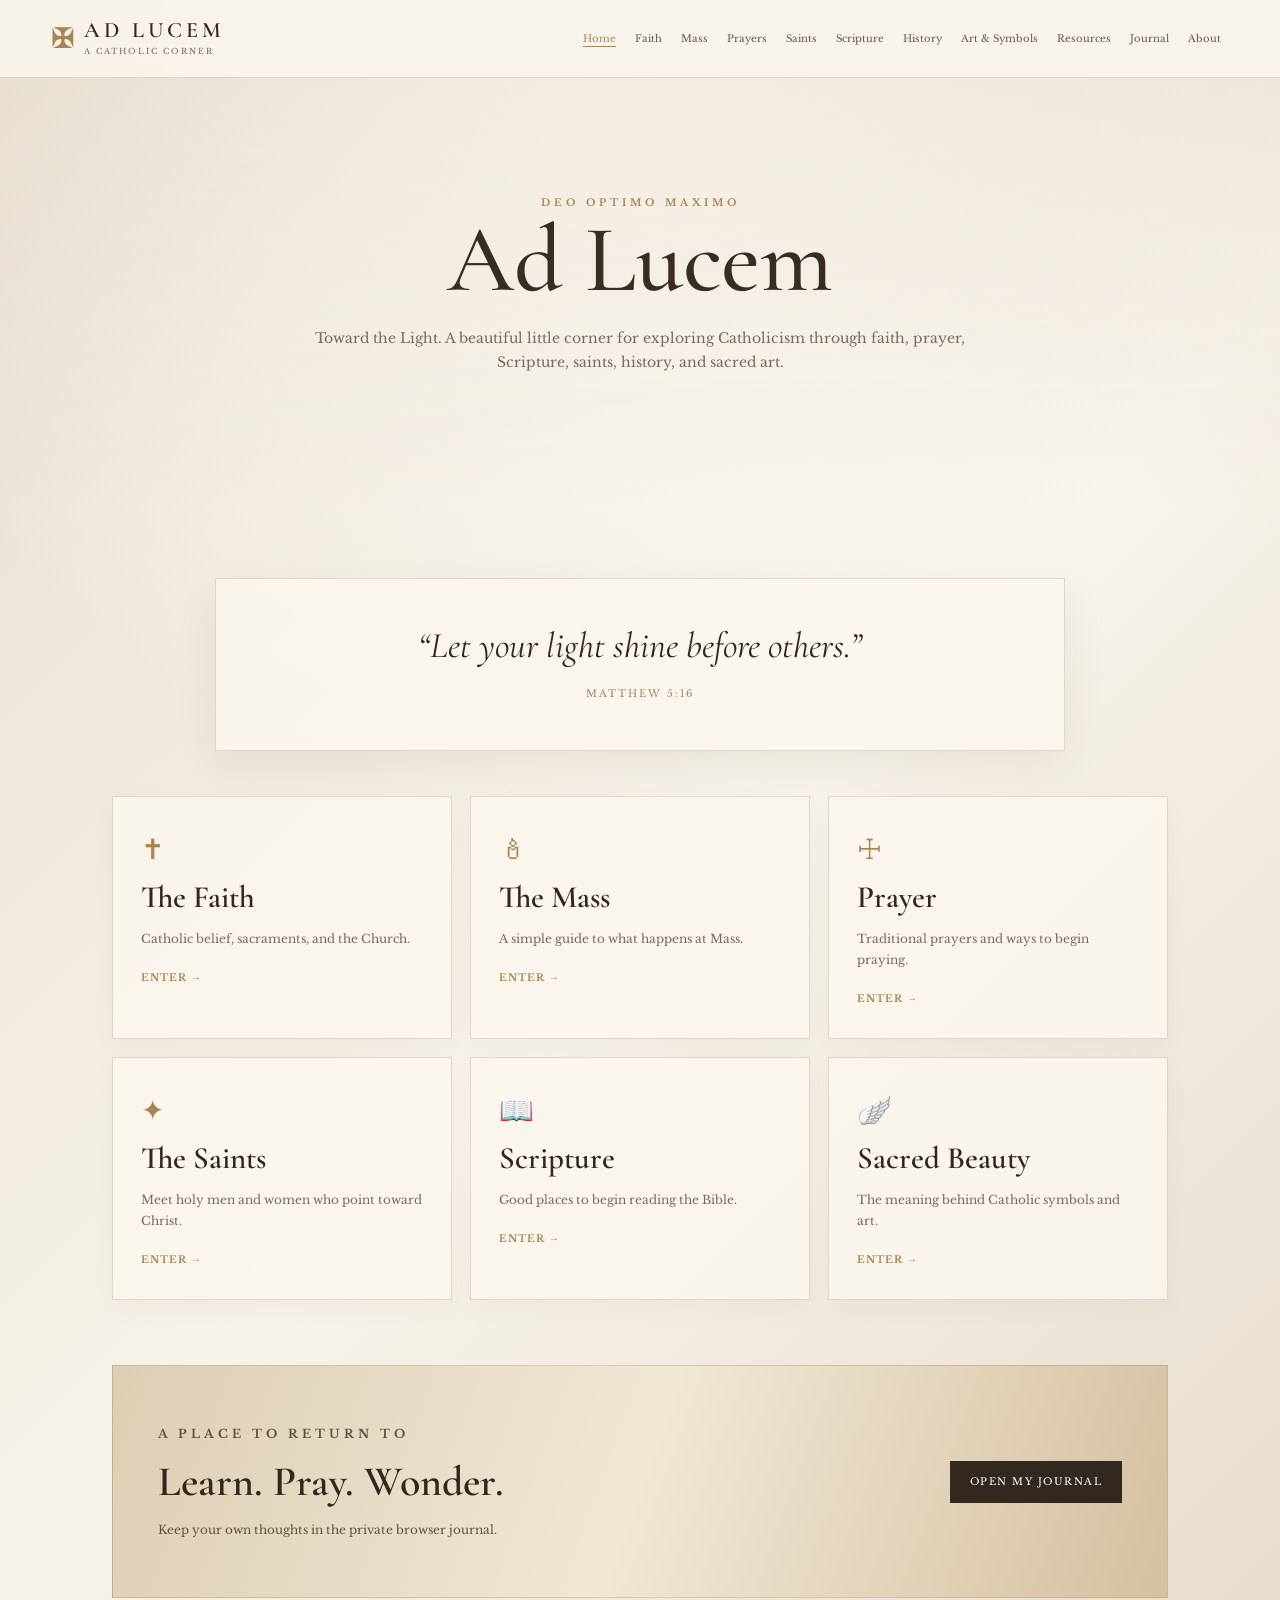
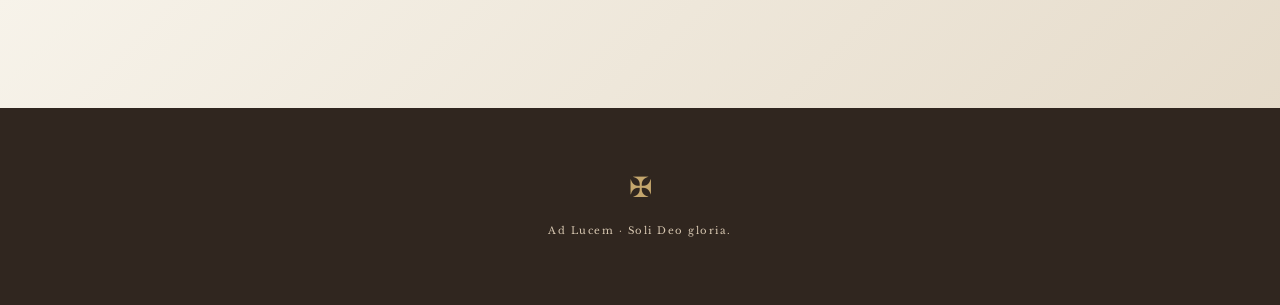
<file: index.html>
<!doctype html><html lang="en"><head><meta charset="UTF-8"><meta name="viewport" content="width=device-width,initial-scale=1"><link rel="preconnect" href="https://fonts.googleapis.com"><link rel="preconnect" href="https://fonts.gstatic.com" crossorigin><link href="https://fonts.googleapis.com/css2?family=Cormorant+Garamond:wght@400;500;600;700&family=Libre+Baskerville:wght@400;700&display=swap" rel="stylesheet"><link rel="stylesheet" href="style.css"><title>Home — Ad Lucem</title></head><body><header><a class="brand" href="index.html"><b>✠</b><span><strong>AD LUCEM</strong><small>a catholic corner</small></span></a><button class="menu" aria-label="Menu">☰</button><nav><a href="index.html">Home</a><a href="faith.html">Faith</a><a href="mass.html">Mass</a><a href="prayers.html">Prayers</a><a href="saints.html">Saints</a><a href="scripture.html">Scripture</a><a href="history.html">History</a><a href="art.html">Art & Symbols</a><a href="resources.html">Resources</a><a href="journal.html">Journal</a><a href="about.html">About</a></nav></header><main><section class="hero small"><p class="eyebrow">DEO OPTIMO MAXIMO</p><h1>Ad Lucem</h1><p>Toward the Light. A beautiful little corner for exploring Catholicism through faith, prayer, Scripture, saints, history, and sacred art.</p></section><section class="home"><div class="quote"><p>“Let your light shine before others.”</p><small>Matthew 5:16</small></div><div class="grid features"><a href="faith.html"><span class="gold">✝</span><h2>The Faith</h2><p>Catholic belief, sacraments, and the Church.</p><b>Enter →</b></a><a href="mass.html"><span class="gold">🕯</span><h2>The Mass</h2><p>A simple guide to what happens at Mass.</p><b>Enter →</b></a><a href="prayers.html"><span class="gold">☩</span><h2>Prayer</h2><p>Traditional prayers and ways to begin praying.</p><b>Enter →</b></a><a href="saints.html"><span class="gold">✦</span><h2>The Saints</h2><p>Meet holy men and women who point toward Christ.</p><b>Enter →</b></a><a href="scripture.html"><span class="gold">📖</span><h2>Scripture</h2><p>Good places to begin reading the Bible.</p><b>Enter →</b></a><a href="art.html"><span class="gold">🪽</span><h2>Sacred Beauty</h2><p>The meaning behind Catholic symbols and art.</p><b>Enter →</b></a></div><div class="banner"><div><p class="eyebrow">A PLACE TO RETURN TO</p><h2>Learn. Pray. Wonder.</h2><p>Keep your own thoughts in the private browser journal.</p></div><a class="button dark" href="journal.html">Open my journal</a></div></section></main><footer><div>✠</div><p>Ad Lucem · Soli Deo gloria.</p></footer><script src="script.js"></script></body></html>
</file>
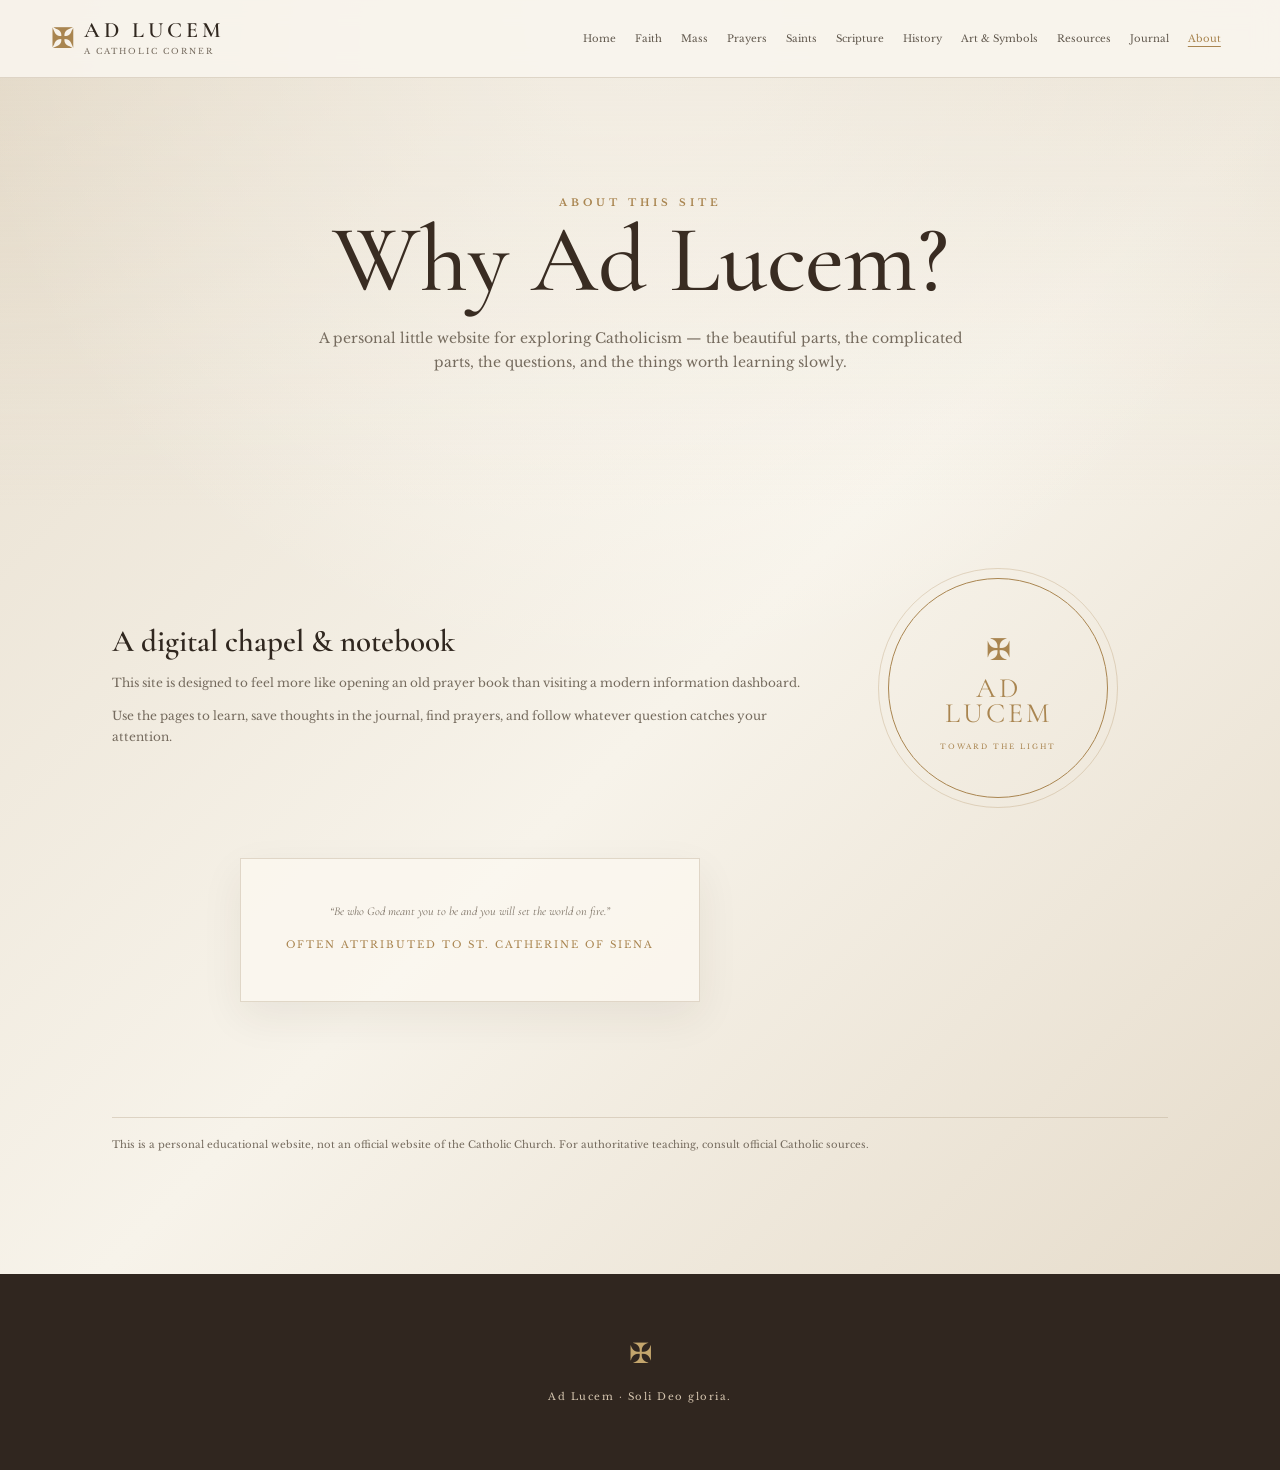
<file: about.html>
<!doctype html><html lang="en"><head><meta charset="UTF-8"><meta name="viewport" content="width=device-width,initial-scale=1"><link rel="preconnect" href="https://fonts.googleapis.com"><link rel="preconnect" href="https://fonts.gstatic.com" crossorigin><link href="https://fonts.googleapis.com/css2?family=Cormorant+Garamond:wght@400;500;600;700&family=Libre+Baskerville:wght@400;700&display=swap" rel="stylesheet"><link rel="stylesheet" href="style.css"><title>About — Ad Lucem</title></head><body><header><a class="brand" href="index.html"><b>✠</b><span><strong>AD LUCEM</strong><small>a catholic corner</small></span></a><button class="menu" aria-label="Menu">☰</button><nav><a href="index.html">Home</a><a href="faith.html">Faith</a><a href="mass.html">Mass</a><a href="prayers.html">Prayers</a><a href="saints.html">Saints</a><a href="scripture.html">Scripture</a><a href="history.html">History</a><a href="art.html">Art & Symbols</a><a href="resources.html">Resources</a><a href="journal.html">Journal</a><a href="about.html">About</a></nav></header><main><section class="hero small"><p class="eyebrow">ABOUT THIS SITE</p><h1>Why Ad Lucem?</h1><p>A personal little website for exploring Catholicism — the beautiful parts, the complicated parts, the questions, and the things worth learning slowly.</p></section><section class="content about"><div><h2>A digital chapel & notebook</h2><p>This site is designed to feel more like opening an old prayer book than visiting a modern information dashboard.</p><p>Use the pages to learn, save thoughts in the journal, find prayers, and follow whatever question catches your attention.</p></div><div class="seal">✠<strong>AD<br>LUCEM</strong><small>TOWARD THE LIGHT</small></div><div class="quote"><p>“Be who God meant you to be and you will set the world on fire.”</p><small>Often attributed to St. Catherine of Siena</small></div><p class="disclaimer">This is a personal educational website, not an official website of the Catholic Church. For authoritative teaching, consult official Catholic sources.</p></section></main><footer><div>✠</div><p>Ad Lucem · Soli Deo gloria.</p></footer><script src="script.js"></script></body></html>
</file>
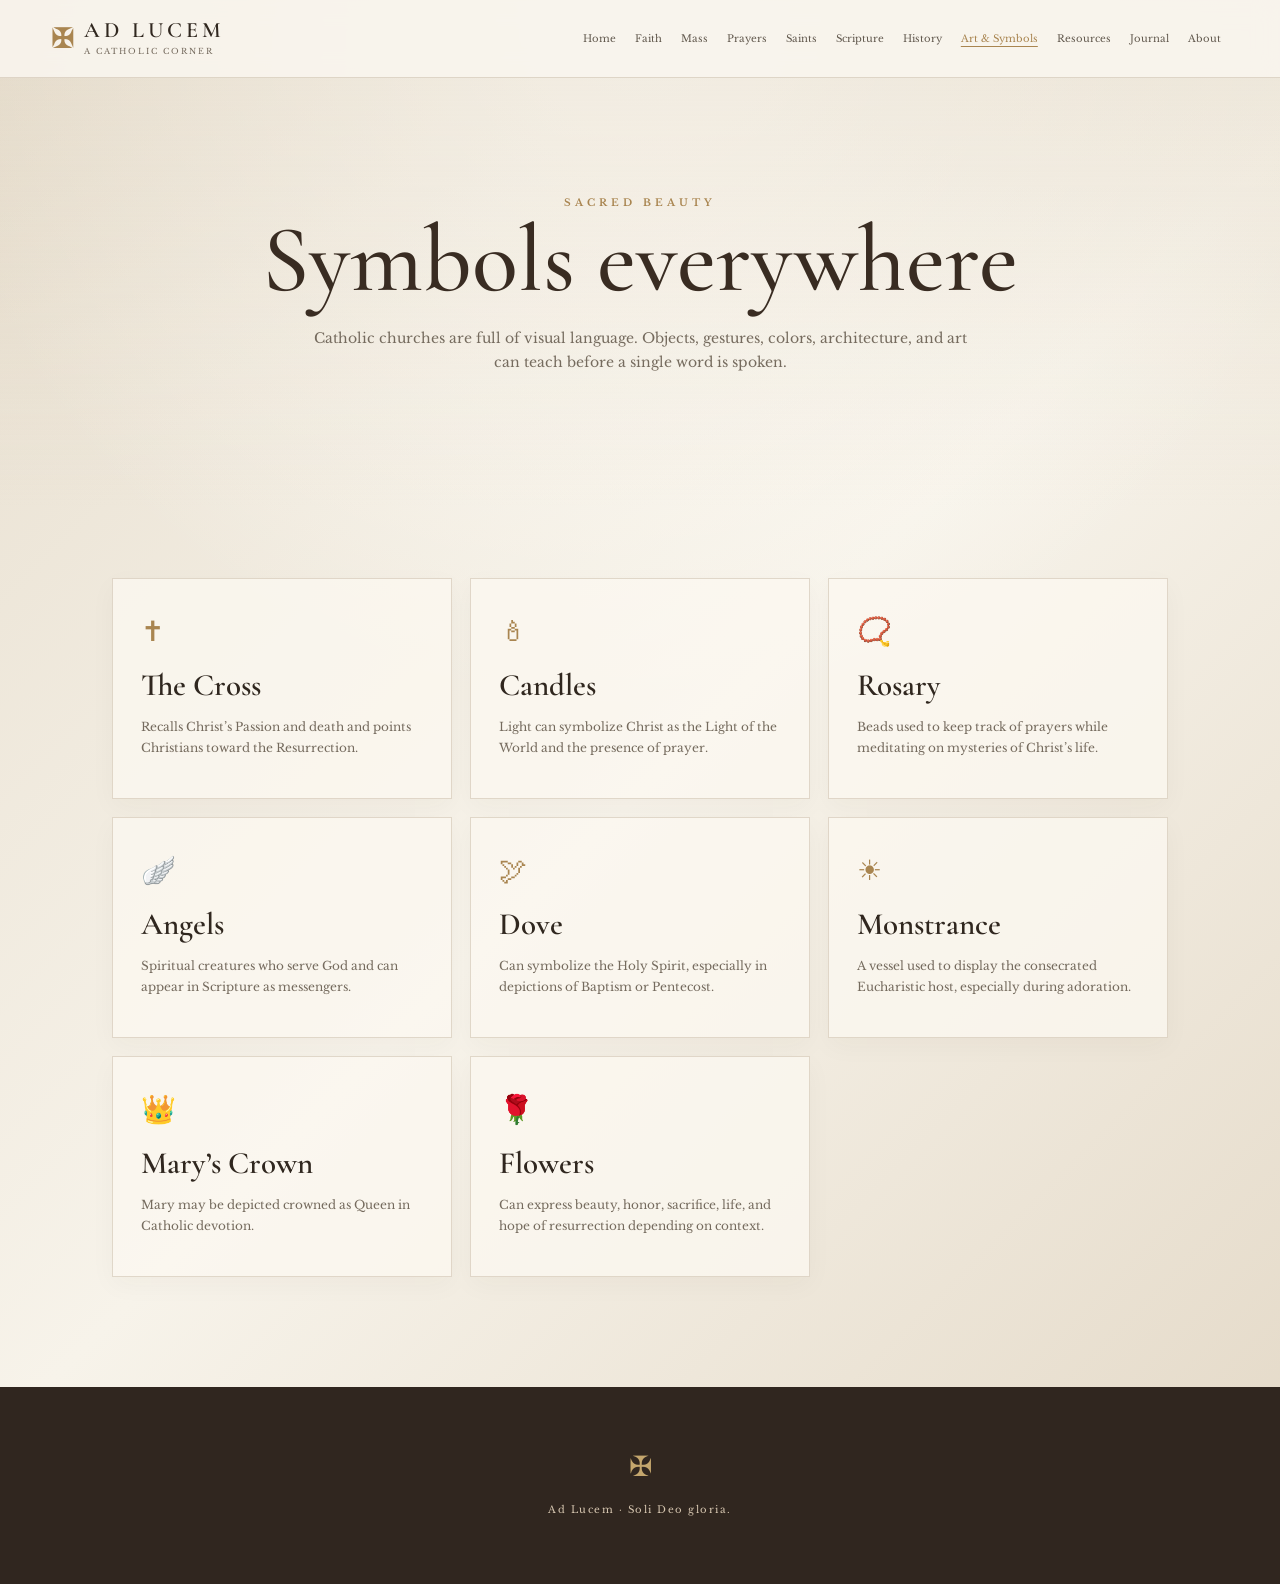
<file: art.html>
<!doctype html><html lang="en"><head><meta charset="UTF-8"><meta name="viewport" content="width=device-width,initial-scale=1"><link rel="preconnect" href="https://fonts.googleapis.com"><link rel="preconnect" href="https://fonts.gstatic.com" crossorigin><link href="https://fonts.googleapis.com/css2?family=Cormorant+Garamond:wght@400;500;600;700&family=Libre+Baskerville:wght@400;700&display=swap" rel="stylesheet"><link rel="stylesheet" href="style.css"><title>Art & Symbols — Ad Lucem</title></head><body><header><a class="brand" href="index.html"><b>✠</b><span><strong>AD LUCEM</strong><small>a catholic corner</small></span></a><button class="menu" aria-label="Menu">☰</button><nav><a href="index.html">Home</a><a href="faith.html">Faith</a><a href="mass.html">Mass</a><a href="prayers.html">Prayers</a><a href="saints.html">Saints</a><a href="scripture.html">Scripture</a><a href="history.html">History</a><a href="art.html">Art & Symbols</a><a href="resources.html">Resources</a><a href="journal.html">Journal</a><a href="about.html">About</a></nav></header><main><section class="hero small"><p class="eyebrow">SACRED BEAUTY</p><h1>Symbols everywhere</h1><p>Catholic churches are full of visual language. Objects, gestures, colors, architecture, and art can teach before a single word is spoken.</p></section><section class="content"><div class="grid"><article><span class="gold icon">✝</span><h2>The Cross</h2><p>Recalls Christ’s Passion and death and points Christians toward the Resurrection.</p></article><article><span class="gold icon">🕯</span><h2>Candles</h2><p>Light can symbolize Christ as the Light of the World and the presence of prayer.</p></article><article><span class="gold icon">📿</span><h2>Rosary</h2><p>Beads used to keep track of prayers while meditating on mysteries of Christ’s life.</p></article><article><span class="gold icon">🪽</span><h2>Angels</h2><p>Spiritual creatures who serve God and can appear in Scripture as messengers.</p></article><article><span class="gold icon">🕊</span><h2>Dove</h2><p>Can symbolize the Holy Spirit, especially in depictions of Baptism or Pentecost.</p></article><article><span class="gold icon">☀</span><h2>Monstrance</h2><p>A vessel used to display the consecrated Eucharistic host, especially during adoration.</p></article><article><span class="gold icon">👑</span><h2>Mary’s Crown</h2><p>Mary may be depicted crowned as Queen in Catholic devotion.</p></article><article><span class="gold icon">🌹</span><h2>Flowers</h2><p>Can express beauty, honor, sacrifice, life, and hope of resurrection depending on context.</p></article></div></section></main><footer><div>✠</div><p>Ad Lucem · Soli Deo gloria.</p></footer><script src="script.js"></script></body></html>
</file>
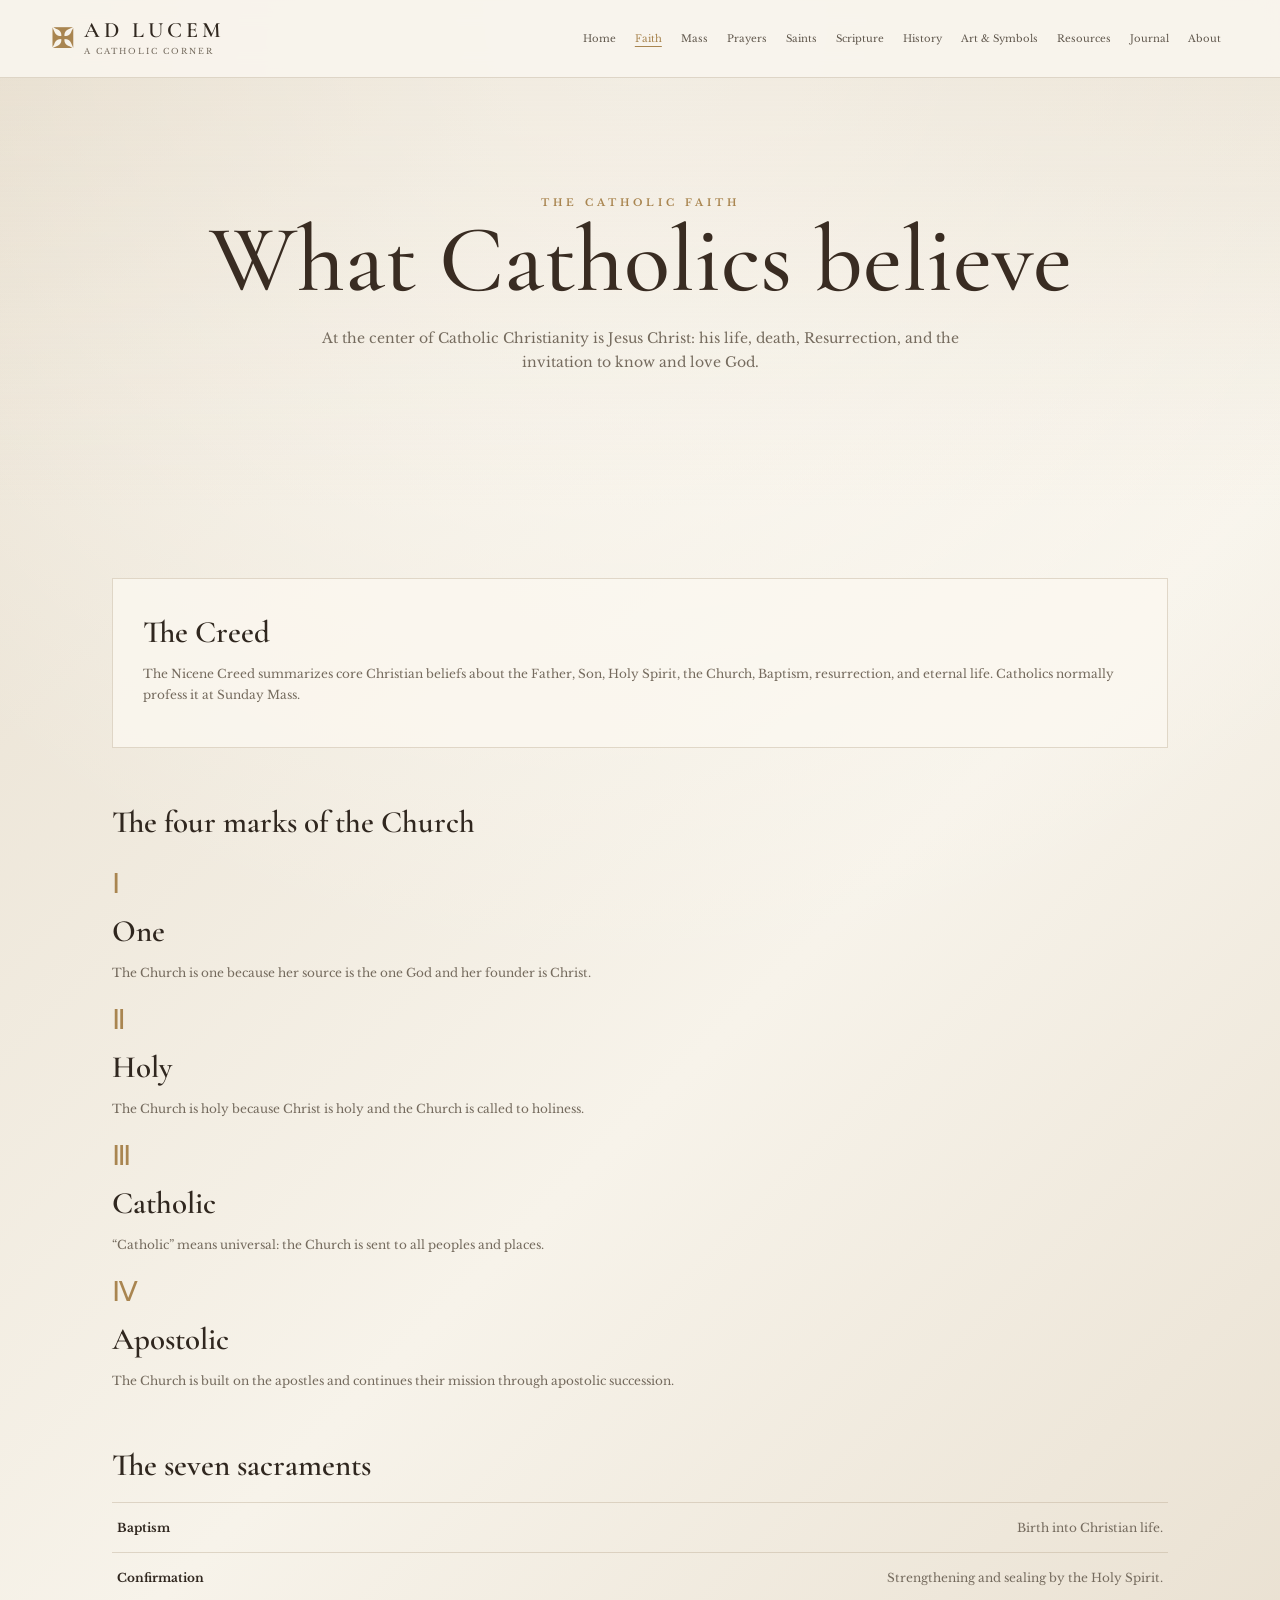
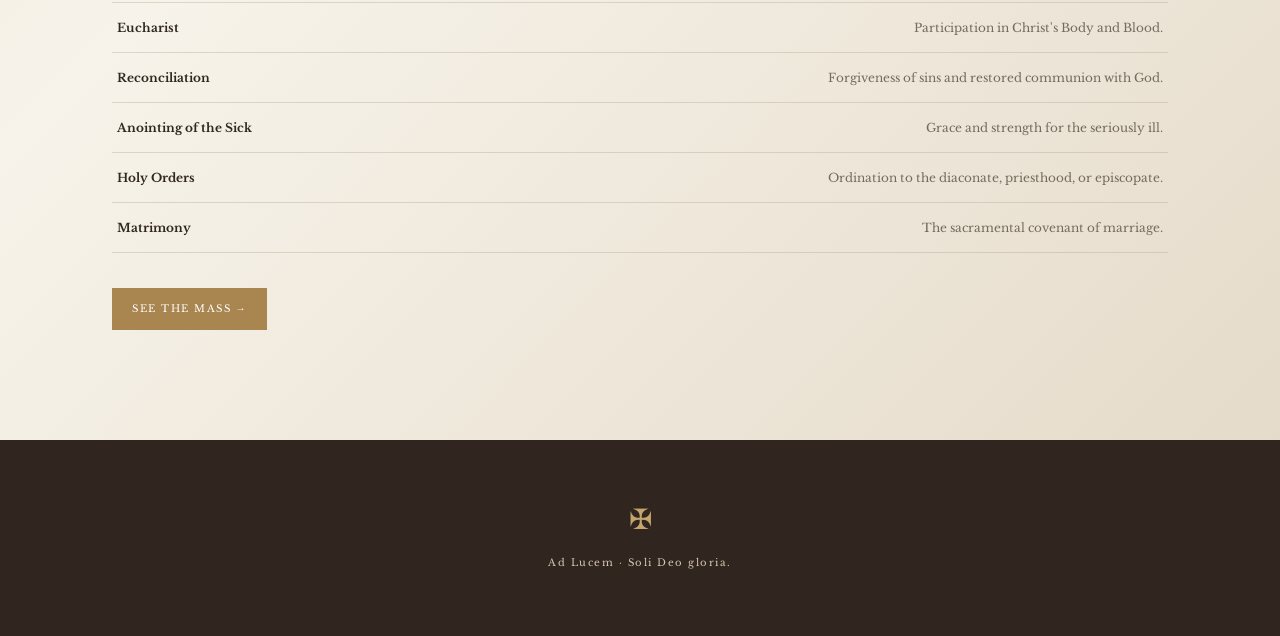
<file: faith.html>
<!doctype html><html lang="en"><head><meta charset="UTF-8"><meta name="viewport" content="width=device-width,initial-scale=1"><link rel="preconnect" href="https://fonts.googleapis.com"><link rel="preconnect" href="https://fonts.gstatic.com" crossorigin><link href="https://fonts.googleapis.com/css2?family=Cormorant+Garamond:wght@400;500;600;700&family=Libre+Baskerville:wght@400;700&display=swap" rel="stylesheet"><link rel="stylesheet" href="style.css"><title>Faith — Ad Lucem</title></head><body><header><a class="brand" href="index.html"><b>✠</b><span><strong>AD LUCEM</strong><small>a catholic corner</small></span></a><button class="menu" aria-label="Menu">☰</button><nav><a href="index.html">Home</a><a href="faith.html">Faith</a><a href="mass.html">Mass</a><a href="prayers.html">Prayers</a><a href="saints.html">Saints</a><a href="scripture.html">Scripture</a><a href="history.html">History</a><a href="art.html">Art & Symbols</a><a href="resources.html">Resources</a><a href="journal.html">Journal</a><a href="about.html">About</a></nav></header><main><section class="hero small"><p class="eyebrow">THE CATHOLIC FAITH</p><h1>What Catholics believe</h1><p>At the center of Catholic Christianity is Jesus Christ: his life, death, Resurrection, and the invitation to know and love God.</p></section><section class="content"><div class="paper"><h2>The Creed</h2><p>The Nicene Creed summarizes core Christian beliefs about the Father, Son, Holy Spirit, the Church, Baptism, resurrection, and eternal life. Catholics normally profess it at Sunday Mass.</p></div><h2 class="sect">The four marks of the Church</h2><div class="four"><article><span class="gold">Ⅰ</span><h2>One</h2><p>The Church is one because her source is the one God and her founder is Christ.</p></article><article><span class="gold">Ⅱ</span><h2>Holy</h2><p>The Church is holy because Christ is holy and the Church is called to holiness.</p></article><article><span class="gold">Ⅲ</span><h2>Catholic</h2><p>“Catholic” means universal: the Church is sent to all peoples and places.</p></article><article><span class="gold">Ⅳ</span><h2>Apostolic</h2><p>The Church is built on the apostles and continues their mission through apostolic succession.</p></article></div><h2 class="sect">The seven sacraments</h2><div class="list"><div><b>Baptism</b><span>Birth into Christian life.</span></div><div><b>Confirmation</b><span>Strengthening and sealing by the Holy Spirit.</span></div><div><b>Eucharist</b><span>Participation in Christ's Body and Blood.</span></div><div><b>Reconciliation</b><span>Forgiveness of sins and restored communion with God.</span></div><div><b>Anointing of the Sick</b><span>Grace and strength for the seriously ill.</span></div><div><b>Holy Orders</b><span>Ordination to the diaconate, priesthood, or episcopate.</span></div><div><b>Matrimony</b><span>The sacramental covenant of marriage.</span></div></div><a class="button" href="mass.html">See the Mass →</a></section></main><footer><div>✠</div><p>Ad Lucem · Soli Deo gloria.</p></footer><script src="script.js"></script></body></html>
</file>
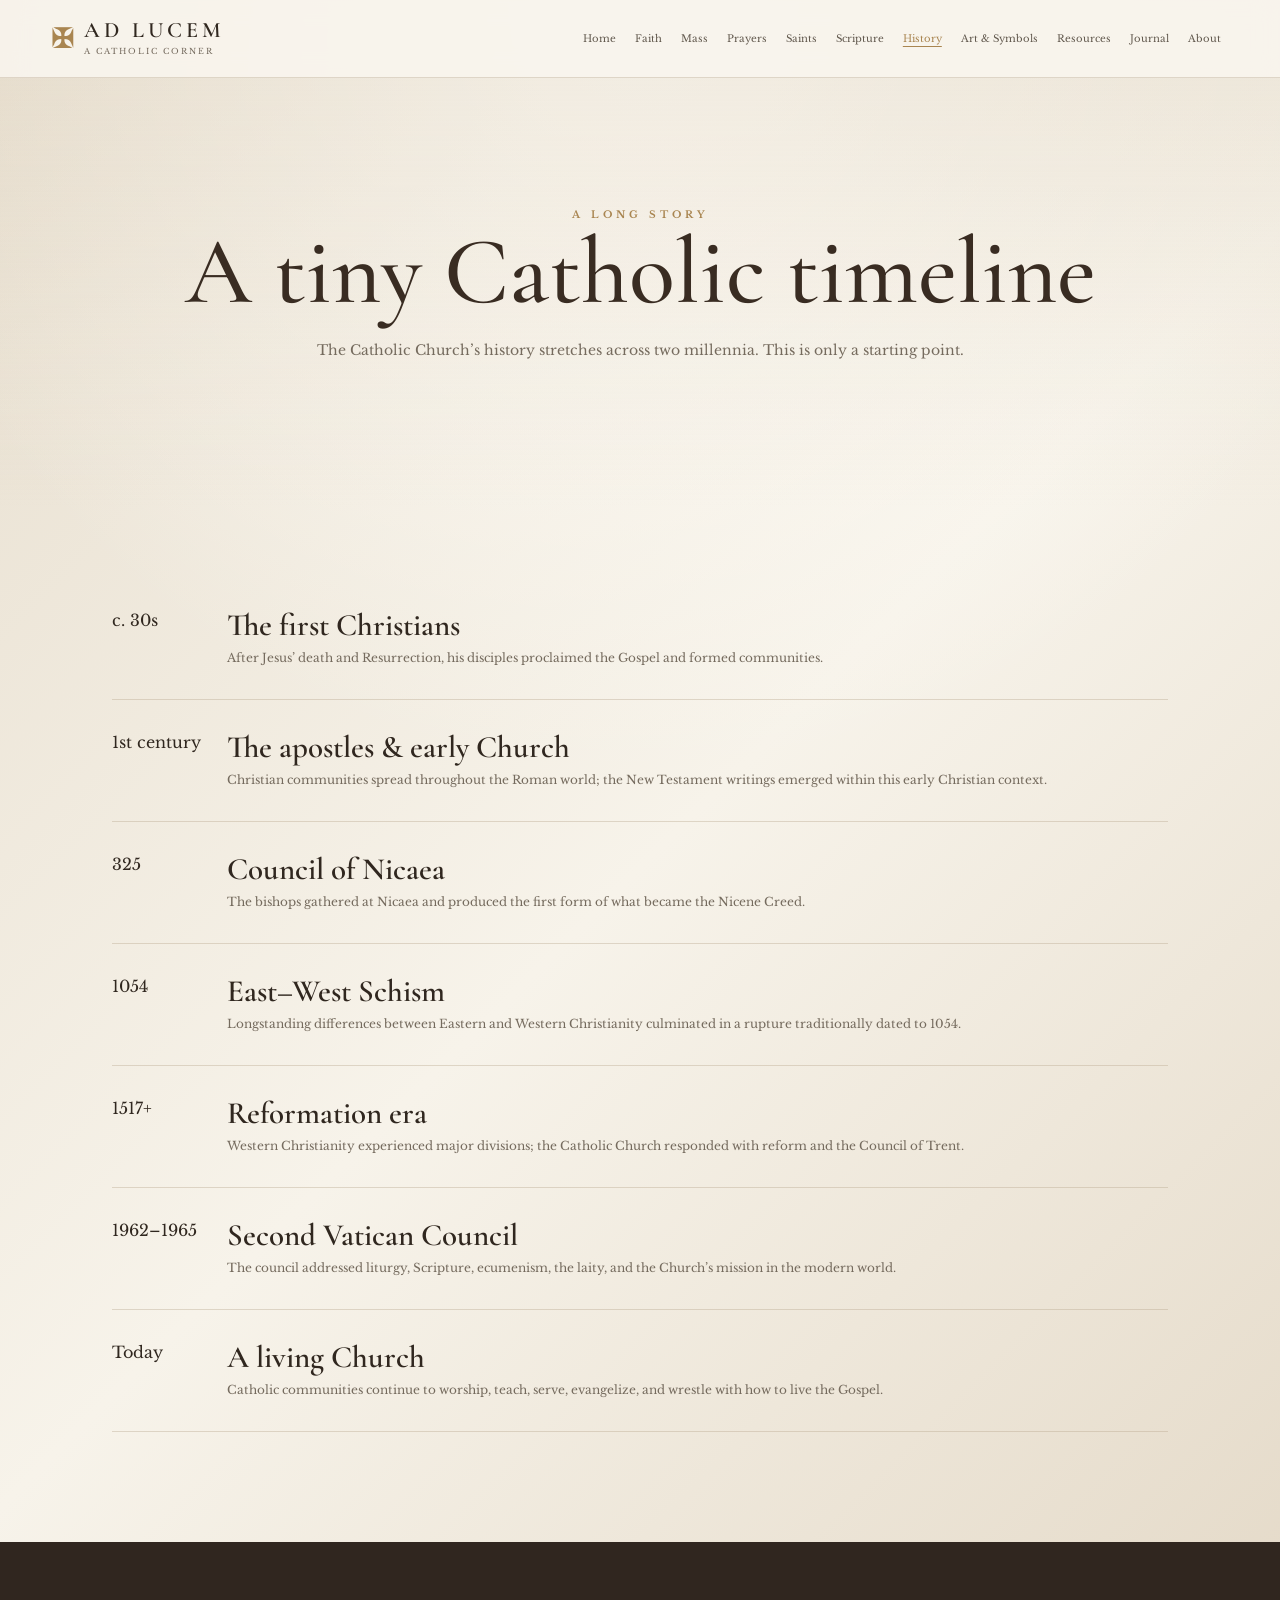
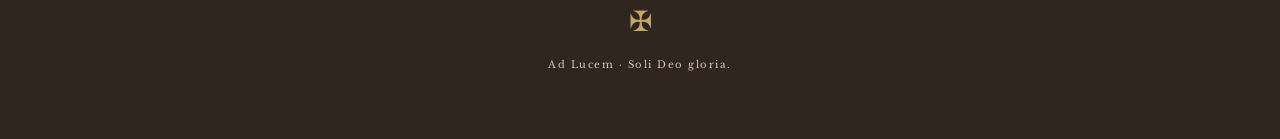
<file: history.html>
<!doctype html><html lang="en"><head><meta charset="UTF-8"><meta name="viewport" content="width=device-width,initial-scale=1"><link rel="preconnect" href="https://fonts.googleapis.com"><link rel="preconnect" href="https://fonts.gstatic.com" crossorigin><link href="https://fonts.googleapis.com/css2?family=Cormorant+Garamond:wght@400;500;600;700&family=Libre+Baskerville:wght@400;700&display=swap" rel="stylesheet"><link rel="stylesheet" href="style.css"><title>History — Ad Lucem</title></head><body><header><a class="brand" href="index.html"><b>✠</b><span><strong>AD LUCEM</strong><small>a catholic corner</small></span></a><button class="menu" aria-label="Menu">☰</button><nav><a href="index.html">Home</a><a href="faith.html">Faith</a><a href="mass.html">Mass</a><a href="prayers.html">Prayers</a><a href="saints.html">Saints</a><a href="scripture.html">Scripture</a><a href="history.html">History</a><a href="art.html">Art & Symbols</a><a href="resources.html">Resources</a><a href="journal.html">Journal</a><a href="about.html">About</a></nav></header><main><section class="hero small"><p class="eyebrow">A LONG STORY</p><h1>A tiny Catholic timeline</h1><p>The Catholic Church’s history stretches across two millennia. This is only a starting point.</p></section><section class="content history"><article><time>c. 30s</time><div><h2>The first Christians</h2><p>After Jesus’ death and Resurrection, his disciples proclaimed the Gospel and formed communities.</p></div></article><article><time>1st century</time><div><h2>The apostles & early Church</h2><p>Christian communities spread throughout the Roman world; the New Testament writings emerged within this early Christian context.</p></div></article><article><time>325</time><div><h2>Council of Nicaea</h2><p>The bishops gathered at Nicaea and produced the first form of what became the Nicene Creed.</p></div></article><article><time>1054</time><div><h2>East–West Schism</h2><p>Longstanding differences between Eastern and Western Christianity culminated in a rupture traditionally dated to 1054.</p></div></article><article><time>1517+</time><div><h2>Reformation era</h2><p>Western Christianity experienced major divisions; the Catholic Church responded with reform and the Council of Trent.</p></div></article><article><time>1962–1965</time><div><h2>Second Vatican Council</h2><p>The council addressed liturgy, Scripture, ecumenism, the laity, and the Church’s mission in the modern world.</p></div></article><article><time>Today</time><div><h2>A living Church</h2><p>Catholic communities continue to worship, teach, serve, evangelize, and wrestle with how to live the Gospel.</p></div></article></section></main><footer><div>✠</div><p>Ad Lucem · Soli Deo gloria.</p></footer><script src="script.js"></script></body></html>
</file>
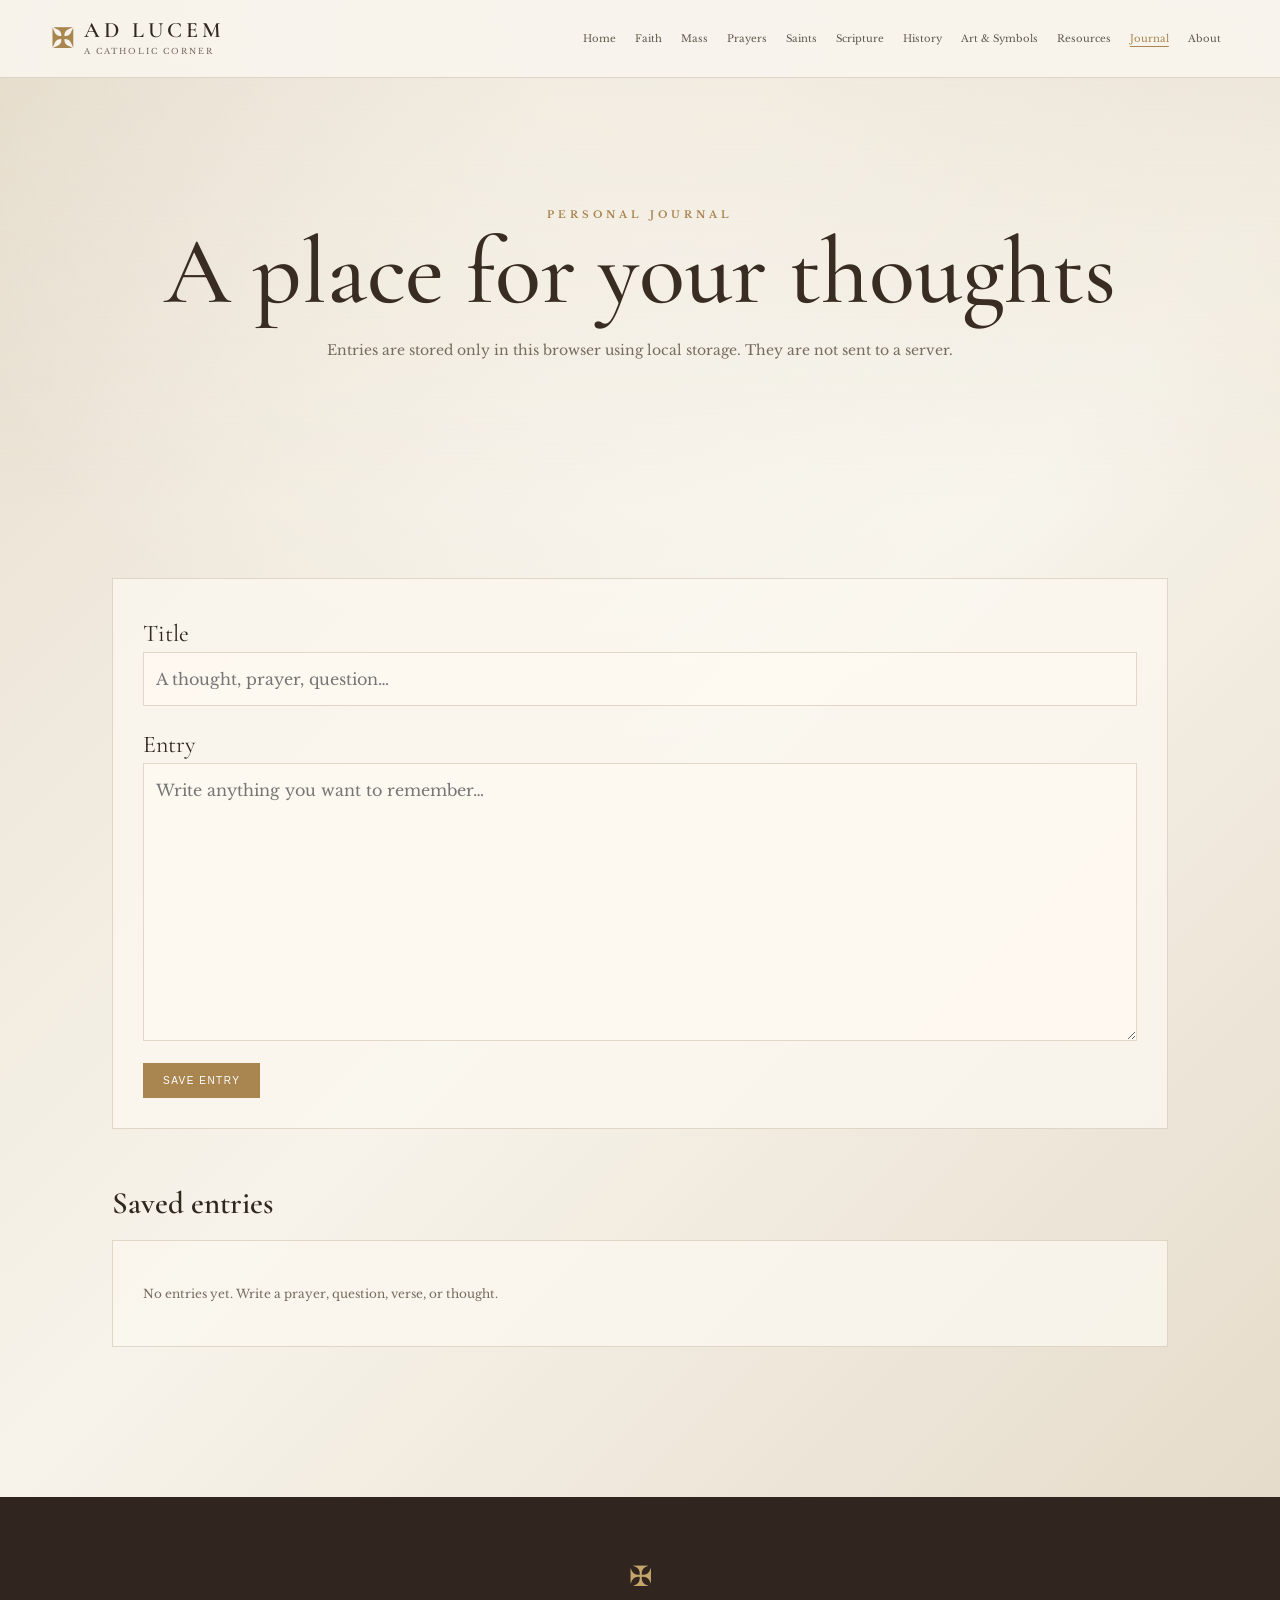
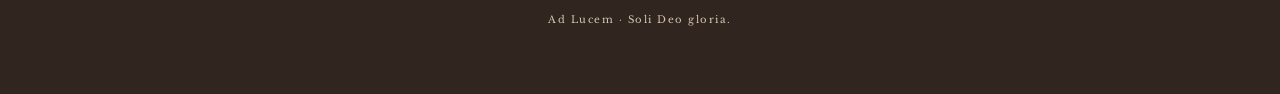
<file: journal.html>
<!doctype html><html lang="en"><head><meta charset="UTF-8"><meta name="viewport" content="width=device-width,initial-scale=1"><link rel="preconnect" href="https://fonts.googleapis.com"><link rel="preconnect" href="https://fonts.gstatic.com" crossorigin><link href="https://fonts.googleapis.com/css2?family=Cormorant+Garamond:wght@400;500;600;700&family=Libre+Baskerville:wght@400;700&display=swap" rel="stylesheet"><link rel="stylesheet" href="style.css"><title>Journal — Ad Lucem</title></head><body><header><a class="brand" href="index.html"><b>✠</b><span><strong>AD LUCEM</strong><small>a catholic corner</small></span></a><button class="menu" aria-label="Menu">☰</button><nav><a href="index.html">Home</a><a href="faith.html">Faith</a><a href="mass.html">Mass</a><a href="prayers.html">Prayers</a><a href="saints.html">Saints</a><a href="scripture.html">Scripture</a><a href="history.html">History</a><a href="art.html">Art & Symbols</a><a href="resources.html">Resources</a><a href="journal.html">Journal</a><a href="about.html">About</a></nav></header><main><section class="hero small"><p class="eyebrow">PERSONAL JOURNAL</p><h1>A place for your thoughts</h1><p>Entries are stored only in this browser using local storage. They are not sent to a server.</p></section><section class="content"><div class="paper"><label>Title</label><input id="jt" placeholder="A thought, prayer, question…"><label>Entry</label><textarea id="je" rows="9" placeholder="Write anything you want to remember…"></textarea><button class="button" id="save">Save entry</button><span id="status"></span></div><h2 class="sect">Saved entries</h2><div id="entries"></div></section></main><footer><div>✠</div><p>Ad Lucem · Soli Deo gloria.</p></footer><script src="script.js"></script></body></html>
</file>
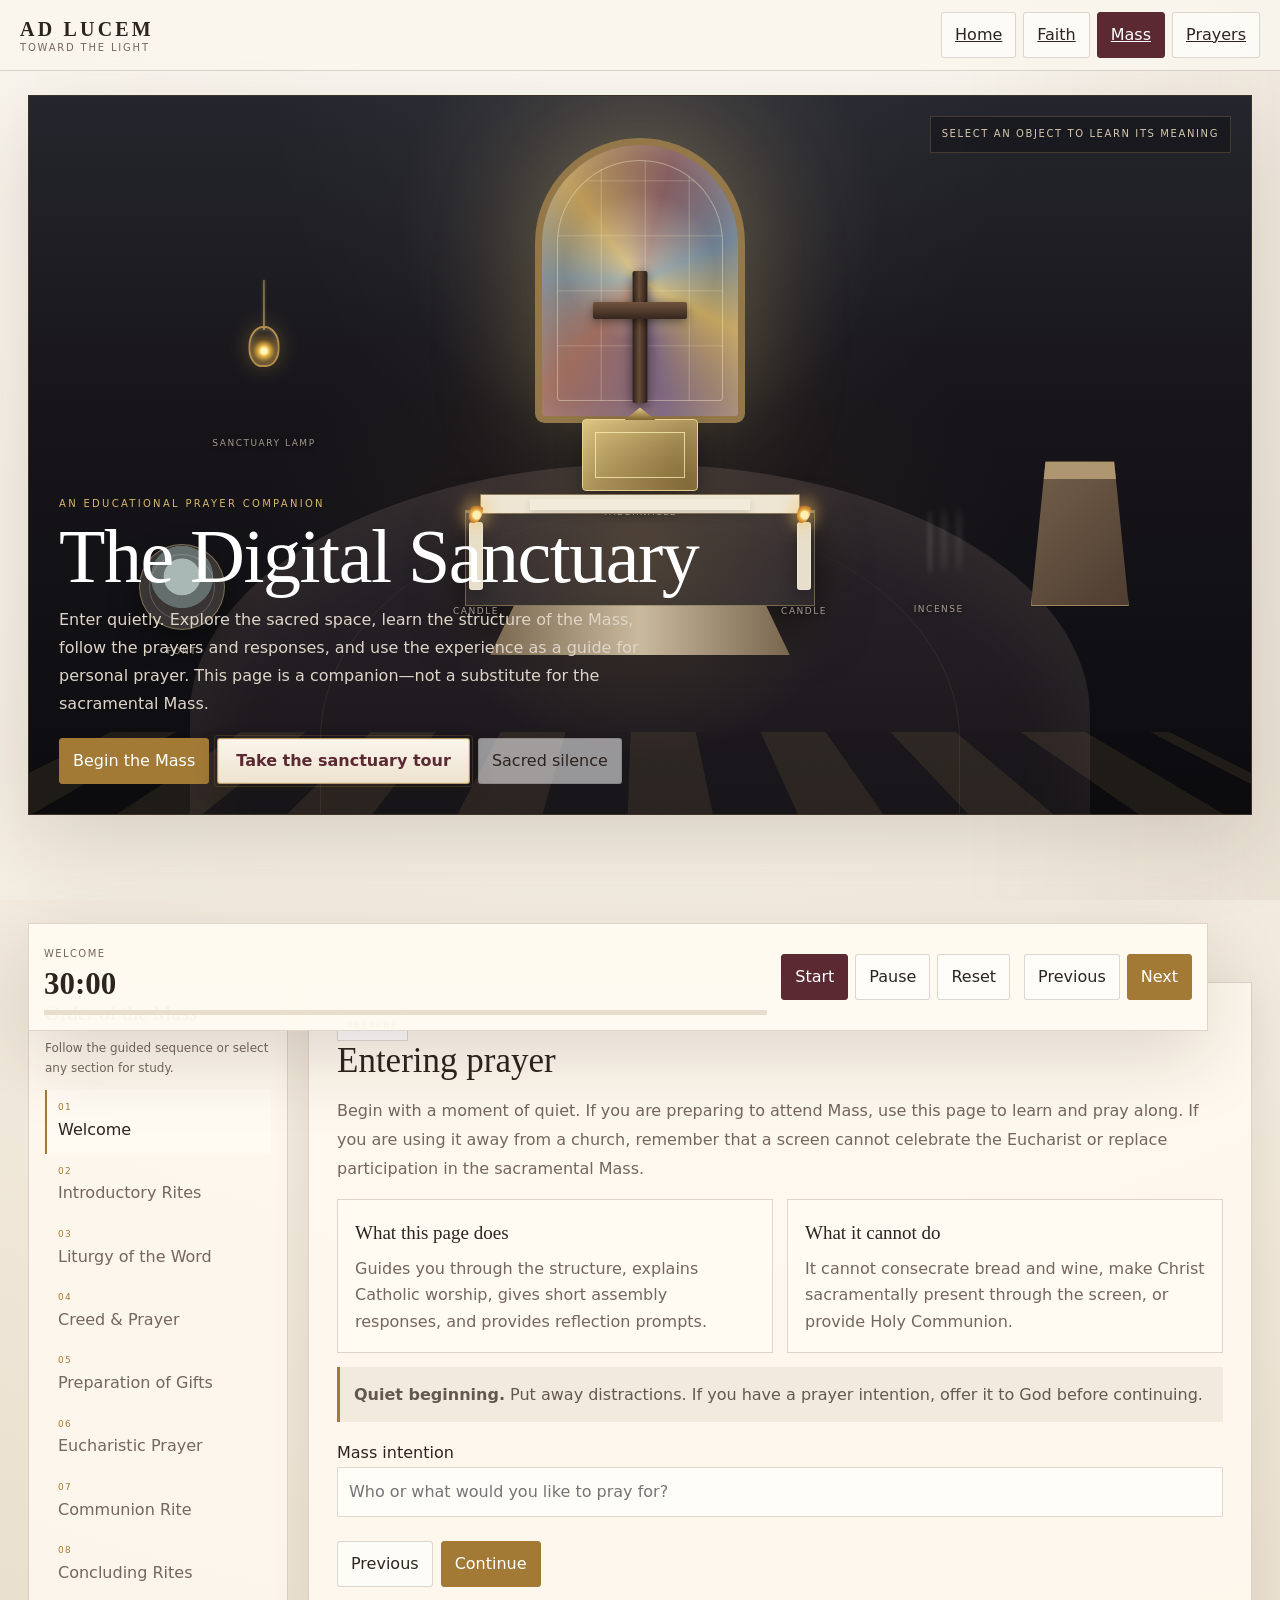
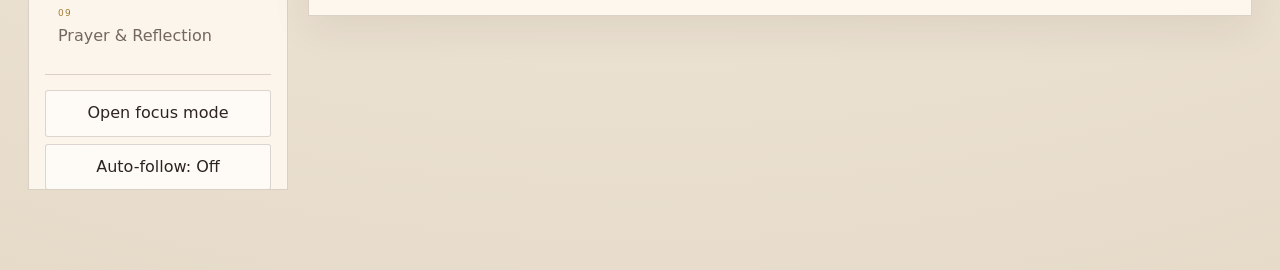
<file: mass.html>
<!doctype html>
<html lang="en">
<head>
<meta charset="utf-8">
<meta name="viewport" content="width=device-width,initial-scale=1">
<title>Mass | Ad Lucem</title>
<meta name="description" content="Ad Lucem — an immersive, educational Mass companion and digital sanctuary.">
<style>
:root{--ink:#2d241f;--muted:#74675d;--paper:#f7f1e6;--paper2:#fffaf1;--gold:#a27a36;--gold2:#dfc27f;--wine:#5b2931;--wine2:#7a3a42;--stone:#d9ccb8;--line:rgba(67,48,32,.18);--shadow:0 25px 80px rgba(45,29,16,.15);--serif:Georgia,"Times New Roman",serif;--sans:Inter,system-ui,-apple-system,BlinkMacSystemFont,"Segoe UI",sans-serif;--accent:var(--gold)}
*{box-sizing:border-box}html{scroll-behavior:smooth}body{margin:0;background:radial-gradient(circle at 50% -10%,#fffdf8 0,#f5eee2 50%,#e6dbc9 100%);color:var(--ink);font-family:var(--sans);line-height:1.65}body:before{content:"";position:fixed;inset:0;pointer-events:none;background:linear-gradient(90deg,rgba(255,255,255,.16),transparent 25%,transparent 75%,rgba(90,55,25,.05));z-index:-1}button,input,textarea,select{font:inherit}button{cursor:pointer}.top{position:sticky;top:0;z-index:80;background:rgba(250,246,237,.9);backdrop-filter:blur(16px);border-bottom:1px solid var(--line)}.topin{max-width:1280px;margin:auto;padding:12px 20px;display:flex;align-items:center;justify-content:space-between;gap:16px}.brand{font:600 20px var(--serif);letter-spacing:.16em;text-transform:uppercase}.brand small{display:block;font:10px var(--sans);letter-spacing:.18em;color:var(--muted);margin-top:1px}.toplinks{display:flex;gap:7px;flex-wrap:wrap}.btn{border:1px solid var(--line);background:rgba(255,255,255,.55);color:var(--ink);padding:9px 13px;border-radius:3px;transition:.25s ease}.btn:hover{border-color:var(--accent);transform:translateY(-1px)}.btn.primary{background:var(--wine);color:#fff;border-color:var(--wine)}.btn.gold{background:var(--gold);color:#fff;border-color:var(--gold)}.btn.ghost{background:transparent}.shell{max-width:1280px;margin:auto;padding:24px 20px 80px}.hero{position:relative;min-height:620px;overflow:hidden;border:1px solid rgba(212,176,106,.2);box-shadow:var(--shadow);background:#141317}.sanctuary{position:absolute;inset:0;overflow:hidden;background:linear-gradient(180deg,#25262d 0,#17151a 44%,#0c0c0f 100%)}.sanctuary:before{content:"";position:absolute;inset:0;background:radial-gradient(ellipse at 50% 18%,rgba(255,226,157,.15),transparent 28%),radial-gradient(ellipse at 50% 62%,rgba(173,137,71,.09),transparent 44%);animation:breath 9s ease-in-out infinite}.ceiling{position:absolute;inset:0;background:radial-gradient(ellipse at 50% -5%,rgba(255,255,255,.08),transparent 44%);opacity:.7}.window{position:absolute;left:50%;top:42px;transform:translateX(-50%);width:210px;height:285px;border:7px solid #94784a;border-radius:110px 110px 10px 10px;box-shadow:0 0 100px rgba(220,186,103,.25),inset 0 0 28px rgba(255,255,255,.16);background:conic-gradient(from 15deg,#855e61,#6e8193,#c1a35e,#7e6680,#9f6d5e,#7c8a91,#bd9b58,#855e61);overflow:hidden}.window:before{content:"";position:absolute;inset:15px;border:1px solid rgba(255,247,218,.38);border-radius:92px 92px 4px 4px;background:repeating-linear-gradient(90deg,transparent 0 42px,rgba(255,246,205,.17) 43px 44px),repeating-linear-gradient(0deg,transparent 0 53px,rgba(255,246,205,.14) 54px 55px)}.window:after{content:"";position:absolute;inset:0;background:radial-gradient(circle at 50% 45%,rgba(255,255,220,.45),transparent 42%);animation:glass 7s ease-in-out infinite}.apse{position:absolute;left:50%;bottom:-150px;transform:translateX(-50%);width:900px;height:500px;border-radius:50% 50% 0 0;background:radial-gradient(ellipse at 50% 18%,rgba(208,170,90,.19),transparent 35%),linear-gradient(180deg,#2b252b,#111014);box-shadow:inset 0 30px 90px rgba(255,226,156,.06)}.apse:before{content:"";position:absolute;inset:50px 130px 0;border-left:1px solid rgba(212,176,106,.1);border-right:1px solid rgba(212,176,106,.1);border-radius:50% 50% 0 0}.floor{position:absolute;left:-10%;right:-10%;bottom:-20px;height:190px;background:repeating-linear-gradient(90deg,rgba(181,142,79,.11) 0 90px,rgba(0,0,0,.08) 90px 180px);transform:perspective(330px) rotateX(42deg);transform-origin:bottom}.altar{position:absolute;left:50%;bottom:112px;transform:translateX(-50%);width:340px;height:102px;background:linear-gradient(#ded3be,#a89578);border:1px solid #79694f;box-shadow:0 20px 55px #0009}.altar:before{content:"";position:absolute;left:14px;right:14px;top:-18px;height:20px;background:#eee5d3;border:1px solid #887658}.altar:after{content:"";position:absolute;left:24px;right:24px;bottom:-55px;height:55px;background:linear-gradient(90deg,#78664e,#c9b99d,#78664e);clip-path:polygon(8% 0,92% 0,100% 100%,0 100%)}.altar-cloth{position:absolute;left:50%;top:-12px;transform:translateX(-50%);width:220px;height:11px;background:#f2eadb;box-shadow:0 4px 10px #0002}.crucifix{position:absolute;left:50%;bottom:292px;transform:translateX(-50%);width:20px;height:130px;background:#443229;filter:drop-shadow(0 0 8px rgba(212,176,106,.18));z-index:4}.crucifix:after{content:"";position:absolute;left:-46px;top:31px;width:112px;height:20px;background:#443229}.object{position:absolute;border:1px solid rgba(222,194,127,.42);background:rgba(255,255,255,.035);transition:transform .35s cubic-bezier(.2,.8,.2,1),box-shadow .35s,border-color .35s;box-shadow:0 0 0 rgba(212,176,106,0);z-index:6;color:#fff}.object:focus-visible{outline:2px solid var(--gold2);outline-offset:4px}.object:hover{box-shadow:0 0 38px rgba(212,176,106,.23);border-color:#e0c37f;transform:translateY(-4px)}.object .obj-label{position:absolute;bottom:-30px;left:50%;transform:translateX(-50%);font-size:9px;letter-spacing:.17em;text-transform:uppercase;white-space:nowrap;color:#d8ccb9;opacity:.72}.tabernacle{left:50%;bottom:206px;transform:translateX(-50%);width:110px;height:76px;border-radius:4px;background:linear-gradient(145deg,#d9c17f,#765d2e);border-color:#ead18d}.tabernacle:after{content:"";position:absolute;inset:13px;border:1px solid #f7e5aa}.ambo{right:14%;bottom:111px;width:92px;height:130px;clip-path:polygon(15% 0,85% 0,100% 100%,0 100%);background:linear-gradient(135deg,#74604a,#4e3d31)}.ambo:before{content:"";position:absolute;top:0;left:-10px;width:112px;height:17px;background:#ad9670}.font{left:12%;bottom:88px;width:82px;height:82px;border-radius:50%;background:radial-gradient(circle at 50% 38%,#a9b7b5 0 27%,#646e6d 28% 46%,#393534 47%)}.font:after{content:"";position:absolute;inset:9px;border-radius:50%;border:1px solid rgba(255,255,255,.2)}.lamp{left:20%;bottom:215px;width:16px;height:78px;border-radius:50%;border-color:#d3ae5e;background:radial-gradient(circle at 50% 70%,#fff3ad 0 13%,#d49b38 17%,transparent 45%);box-shadow:0 0 28px rgba(231,178,71,.35)}.candle{bottom:128px;width:14px;height:82px;background:#e8dfca;border-radius:3px}.c1{left:37%}.c2{right:37%}.flame{position:absolute;top:-21px;left:50%;width:14px;height:21px;transform:translateX(-50%);border-radius:70% 30% 70% 30%;background:radial-gradient(circle at 55% 62%,#fff4bb 0 24%,#e5ad42 36%,#b56b2c 60%,transparent 65%);filter:drop-shadow(0 0 9px #f3c45d);animation:flicker 1.8s ease-in-out infinite alternate}.flame:after{content:"";position:absolute;inset:-8px;border-radius:50%;background:rgba(247,190,74,.08);filter:blur(5px);z-index:-1}.incense{right:27%;bottom:145px;width:45px;height:45px;border-color:transparent;background:transparent}.smoke,.smoke:before,.smoke:after{position:absolute;width:5px;height:76px;border-radius:50%;background:rgba(233,226,213,.15);filter:blur(2px);animation:smoke 5.5s ease-in-out infinite}.smoke{left:20%;bottom:12px}.smoke:before,.smoke:after{content:"";left:14px;bottom:3px;animation-delay:1.5s}.smoke:after{left:29px;animation-delay:3s}.sanctuary-hint{position:absolute;top:20px;right:20px;z-index:7;color:#d8c9ae;font-size:10px;letter-spacing:.16em;text-transform:uppercase;background:rgba(10,9,12,.35);border:1px solid rgba(212,176,106,.22);padding:9px 11px;backdrop-filter:blur(8px)}.hero-copy{position:absolute;z-index:10;left:30px;bottom:30px;max-width:600px;color:#fff}.eyebrow{font-size:10px;letter-spacing:.23em;text-transform:uppercase;color:#d8b66d}.hero h1{font:500 clamp(42px,7vw,76px)/.96 var(--serif);margin:8px 0 13px;letter-spacing:-.02em}.hero p{color:#ded5c8;max-width:610px;margin:0;line-height:1.75}.hero-actions{margin-top:20px;display:flex;gap:8px;flex-wrap:wrap}.console{position:relative;z-index:20;margin:-45px 24px 0;background:rgba(255,250,241,.97);border:1px solid var(--line);box-shadow:var(--shadow);padding:15px;display:grid;grid-template-columns:minmax(240px,1fr) auto auto;gap:14px;align-items:center}.timer{font:600 31px var(--serif);font-variant-numeric:tabular-nums}.console small{color:var(--muted);font-size:10px;letter-spacing:.14em;text-transform:uppercase}.progress{height:5px;background:#e7dece;margin-top:8px;overflow:hidden}.progress span{display:block;height:100%;width:0;background:linear-gradient(90deg,var(--wine),var(--gold));transition:width .4s}.console-actions{display:flex;gap:7px;flex-wrap:wrap}.layout{display:grid;grid-template-columns:260px minmax(0,1fr);gap:20px;margin-top:25px}.side{position:sticky;top:80px;align-self:start;background:rgba(255,250,241,.84);border:1px solid var(--line);padding:16px}.side h3{font:500 21px var(--serif);margin:2px 0 13px}.side p{font-size:12px;color:var(--muted);margin:0 0 12px}.navstep{display:block;width:100%;text-align:left;border:0;border-left:2px solid transparent;background:transparent;padding:10px 11px;color:var(--muted);transition:.2s}.navstep:hover{background:#fffaf2;color:var(--ink)}.navstep.active{border-left-color:var(--gold);background:#fffaf2;color:var(--ink)}.navstep small{display:block;font-size:9px;letter-spacing:.15em;text-transform:uppercase;margin-bottom:2px;color:var(--gold)}.main{min-width:0}.card{background:rgba(255,250,241,.88);border:1px solid var(--line);box-shadow:0 13px 38px rgba(49,32,18,.07);padding:28px;margin-bottom:18px}.card h2,.card h3,.card h4{font-family:var(--serif);font-weight:500}.card h2{font-size:35px;line-height:1.15;margin:0 0 7px}.lead{color:var(--muted);line-height:1.8}.grid{display:grid;grid-template-columns:repeat(2,minmax(0,1fr));gap:14px}.info{border:1px solid var(--line);padding:17px;background:#fffaf2}.info h4{margin:0 0 7px;font-size:19px}.info p{color:var(--muted);line-height:1.65;margin:0}.posture{display:inline-flex;padding:6px 9px;border:1px solid var(--line);font-size:9px;letter-spacing:.17em;text-transform:uppercase;color:var(--wine);background:#fff}.dialogue{display:grid;grid-template-columns:105px 1fr;gap:13px;padding:15px 0;border-bottom:1px solid var(--line)}.speaker{font-size:9px;letter-spacing:.14em;text-transform:uppercase;color:var(--gold)}.response{font-family:var(--serif);font-size:21px;line-height:1.45}.explain{margin-top:14px;padding:14px;background:#f1eadd;border-left:3px solid var(--gold);color:#65584e;line-height:1.7}.accordion{border-top:1px solid var(--line)}details{border-bottom:1px solid var(--line);padding:13px 0}summary{cursor:pointer;font-family:var(--serif);font-size:18px}.checklist label{display:flex;gap:10px;align-items:flex-start;padding:9px 0}.checklist input{margin-top:5px;accent-color:var(--wine)}textarea,input[type=text],input[type=date],select{width:100%;border:1px solid var(--line);background:#fffdf8;padding:11px;color:var(--ink);outline:none}textarea{min-height:125px;resize:vertical}textarea:focus,input:focus,select:focus{border-color:var(--gold)}.split{display:grid;grid-template-columns:1fr 1fr;gap:14px}.season{display:flex;gap:7px;flex-wrap:wrap}.season button.active{background:var(--wine);color:#fff;border-color:var(--wine)}.readings{display:grid;grid-template-columns:repeat(3,1fr);gap:10px}.reading{border:1px solid var(--line);padding:15px;background:#fffdf8}.reading strong{display:block;font-family:var(--serif);font-size:18px;margin-bottom:5px}.reading span{font-size:12px;color:var(--muted)}.scripture{font:24px/1.65 var(--serif);padding:22px;border:1px solid var(--line);background:#fffdf8}.scripture-ref{margin-top:9px;color:var(--gold);font-size:11px;letter-spacing:.12em;text-transform:uppercase}.day-tabs{display:grid;grid-template-columns:repeat(7,1fr);gap:6px}.day-tabs button{border:1px solid var(--line);background:#fffdf8;padding:9px 4px;font-size:11px;color:var(--muted)}.day-tabs button.active{background:var(--wine);color:#fff;border-color:var(--wine)}.modal,.focus{position:fixed;inset:0;z-index:200;background:rgba(24,19,17,.74);display:none;align-items:center;justify-content:center;padding:20px}.modal.open,.focus.open{display:flex}.modalbox,.focusbox{max-width:720px;width:100%;max-height:88vh;overflow:auto;background:#fffaf1;border:1px solid var(--line);box-shadow:0 35px 100px #0008;padding:30px}.modalbox h2,.focusbox h2{font:500 34px var(--serif);margin:0 0 8px}.close{float:right;border:0;background:transparent;font-size:25px;color:var(--muted)}.focusbox{max-width:900px}.focusbar{display:flex;justify-content:space-between;align-items:center;margin-bottom:15px}.focusbody{font-size:18px}.toast{position:fixed;right:20px;bottom:20px;z-index:300;background:#33242a;color:#fff;padding:11px 15px;border:1px solid rgba(255,255,255,.15);opacity:0;transform:translateY(10px);pointer-events:none;transition:.25s}.toast.show{opacity:1;transform:none}.silence .hero-copy,.silence .console,.silence .layout{display:none}.silence .hero{min-height:calc(100vh - 78px)}.silence .sanctuary{position:fixed;inset:78px 0 0}.missal-turn{animation:pageTurn .48s ease both}.season-advent{--accent:#7d4b72}.season-christmas{--accent:#9d762e}.season-lent{--accent:#6b4c73}.season-easter{--accent:#b28b38}.season-advent .window{filter:saturate(.7) hue-rotate(12deg)}.season-lent .sanctuary{background:linear-gradient(180deg,#27232c,#15131a 50%,#0b0b0e)}.season-christmas .sanctuary:before{background:radial-gradient(ellipse at 50% 18%,rgba(255,230,161,.24),transparent 28%)}.season-easter .sanctuary:before{background:radial-gradient(ellipse at 50% 18%,rgba(255,244,196,.27),transparent 30%)}@keyframes flicker{0%,100%{transform:translateX(-50%) scale(.94) rotate(-2deg);opacity:.9}50%{transform:translateX(-50%) scale(1.04) rotate(3deg);opacity:1}}@keyframes smoke{0%{transform:translateY(0) translateX(0) scale(.7);opacity:0}25%{opacity:.45}100%{transform:translateY(-80px) translateX(17px) scale(1.35);opacity:0}}@keyframes breath{0%,100%{opacity:.7}50%{opacity:1}}@keyframes glass{0%,100%{opacity:.45}50%{opacity:.85}}@keyframes pageTurn{0%{opacity:.35;transform:perspective(900px) rotateY(-5deg) translateX(10px)}100%{opacity:1;transform:none}}@media(max-width:900px){.console{grid-template-columns:1fr}.layout{grid-template-columns:1fr}.side{position:relative;top:auto}.navstep{display:inline-block;width:auto;margin:2px}.grid,.split{grid-template-columns:1fr}.readings{grid-template-columns:1fr}.day-tabs{grid-template-columns:repeat(4,1fr)}.hero{min-height:650px}.window{width:170px;height:235px}.altar{width:280px}.ambo{right:6%}.font{left:6%}}@media(max-width:620px){.topin{align-items:flex-start}.toplinks{display:none}.shell{padding-left:10px;padding-right:10px}.hero-copy{left:18px;right:18px;bottom:20px}.hero h1{font-size:44px}.console{margin:-28px 8px 0}.card{padding:20px}.dialogue{grid-template-columns:1fr}.day-tabs{grid-template-columns:repeat(2,1fr)}.sanctuary-hint{display:none}.c1{left:31%}.c2{right:31%}.ambo{right:2%;transform:scale(.8);transform-origin:bottom right}.font{left:2%;transform:scale(.8);transform-origin:bottom left}}
/* V6 device-specific polish: desktop, tablet, and phone layouts */
@media (min-width: 1200px){
  .shell{max-width:1280px;margin:0 auto;padding-left:28px;padding-right:28px}
  .hero{min-height:720px}
  .hero-copy{max-width:760px}
  .console{max-width:1180px;margin-left:auto;margin-right:auto}
  .main{max-width:1180px;margin-left:auto;margin-right:auto}
}
@media (min-width: 901px){
  .top{position:sticky;top:0;z-index:50}
  .topin{max-width:1280px;margin:0 auto}
  .side{max-height:calc(100vh - 92px);overflow:auto;scrollbar-width:thin}
  .console{position:sticky;top:74px;z-index:30}
}
@media (min-width: 621px) and (max-width: 900px){
  .topin{padding:12px 18px}
  .toplinks{display:flex;flex-wrap:wrap;justify-content:flex-end;gap:7px}
  .hero{min-height:620px}
  .hero-copy{max-width:650px}
  .console{position:sticky;top:10px;z-index:30}
}
@media (max-width: 620px){
  body{overflow-x:hidden}
  .top{position:sticky;top:0;z-index:60;backdrop-filter:blur(14px)}
  .topin{padding:10px 12px;gap:10px;align-items:center}
  .brand{font-size:20px;white-space:nowrap}
  .brand small{font-size:8px}
  .toplinks{display:flex;flex:1;min-width:0;overflow-x:auto;justify-content:flex-start;gap:6px;padding-bottom:2px;scrollbar-width:none}
  .toplinks::-webkit-scrollbar{display:none}
  .toplinks .btn{flex:0 0 auto;min-height:40px;padding:9px 12px;font-size:12px}
  .shell{width:100%;padding:8px 10px 40px}
  .hero{min-height:620px;height:calc(100svh - 90px);max-height:760px;border-radius:18px}
  .sanctuary{inset:0;overflow:hidden}
  .window{top:8%;width:130px;height:190px}
  .hero-copy{left:16px;right:16px;bottom:18px;padding:18px 16px;border-radius:14px}
  .hero h1{font-size:clamp(32px,10vw,46px);line-height:1.02}
  .hero-copy p{font-size:14px;line-height:1.6}
  .hero-actions{display:grid;grid-template-columns:1fr 1fr}
  .hero-actions .btn{width:100%;min-height:46px}
  .console{margin:10px 0 0;padding:12px;position:sticky;top:68px;z-index:40;border-radius:14px}
  .console .timer{font-size:30px}
  .console-controls{display:grid;grid-template-columns:repeat(2,1fr);gap:7px}
  .console-controls .btn{width:100%;min-height:44px}
  .layout{gap:12px}
  .side{order:0;display:block;position:static}
  .side nav{display:flex;overflow-x:auto;gap:6px;padding-bottom:5px;scrollbar-width:none}
  .side nav::-webkit-scrollbar{display:none}
  .navstep{flex:0 0 auto;min-height:42px;padding:9px 12px}
  .main{min-width:0}
  .card{padding:18px 15px;border-radius:14px}
  .card h2{font-size:25px}
  .lead{font-size:14px}
  .grid,.split,.readings{grid-template-columns:1fr}
  .dialogue{grid-template-columns:1fr;gap:10px}
  .response,.prayer,.info{padding:14px}
  .day-tabs{grid-template-columns:repeat(2,1fr);gap:6px}
  .day-tabs button{min-height:44px}
  .modal-panel{width:calc(100vw - 24px);max-height:88svh;padding:22px 18px;border-radius:16px}
  .focus-panel{width:calc(100vw - 24px);padding:22px 16px}
  .focus-panel .focus-text{font-size:24px}
  .object .obj-label{font-size:9px}
  .sanctuary-hint{display:none}
  .c1{left:27%}.c2{right:27%}
  .ambo{right:0;transform:scale(.72);transform-origin:bottom right}
  .font{left:0;transform:scale(.72);transform-origin:bottom left}
}
@media (max-width: 390px){
  .brand{font-size:18px}
  .topin{padding-left:9px;padding-right:9px}
  .hero{min-height:590px}
  .hero-actions{grid-template-columns:1fr}
  .hero-copy{bottom:12px}
  .console-controls{grid-template-columns:1fr 1fr}
  .card{padding:16px 13px}
  .day-tabs{grid-template-columns:1fr 1fr}
}
@media (orientation: landscape) and (max-width: 900px){
  .hero{min-height:540px;height:calc(100svh - 78px)}
  .hero-copy{max-width:680px}
  .sanctuary-hint{display:block;bottom:8px}
}
@media (pointer: coarse){
  button,.btn,a{ -webkit-tap-highlight-color:transparent }
  button,.btn{min-height:44px}
  .object{touch-action:manipulation}
}
@media(prefers-reduced-motion:reduce){*,*:before,*:after{animation:none!important;scroll-behavior:auto!important;transition:none!important}}

/* Sanctuary refinement — spacious, architectural, restrained motion */
.sanctuary{isolation:isolate}
/* Keep the architecture visually behind the interactive objects. */
.window{z-index:1}
.apse{z-index:1}
.floor{z-index:2}

.crucifix{left:50%;bottom:auto;top:175px;width:18px;height:132px;border:0!important;background:transparent!important;box-shadow:none!important;filter:none;transform:translateX(-50%);z-index:8}
.crucifix:before{content:"";position:absolute;left:50%;top:0;width:15px;height:132px;transform:translateX(-50%);background:linear-gradient(90deg,#2b201a,#684c37 45%,#2a1e19);border-radius:2px;box-shadow:0 3px 12px rgba(0,0,0,.55)}
.crucifix:after{content:"";position:absolute;left:50%;top:31px;width:94px;height:17px;transform:translateX(-50%);background:linear-gradient(180deg,#72533c,#35261e);border-radius:2px;box-shadow:0 3px 10px rgba(0,0,0,.45)}
.crucifix .obj-label{bottom:-31px}
.crucifix:hover,.crucifix:focus-visible{transform:translateX(-50%) translateY(-3px)!important;box-shadow:none!important}

.tabernacle{left:50%;bottom:auto;top:323px;width:116px;height:72px;transform:translateX(-50%);z-index:9;box-shadow:0 10px 26px rgba(0,0,0,.35),inset 0 0 18px rgba(255,235,170,.18)}
.tabernacle:before{content:"";position:absolute;left:50%;top:-13px;width:32px;height:13px;transform:translateX(-50%);background:linear-gradient(#e6cd8b,#80632e);clip-path:polygon(50% 0,100% 100%,0 100%)}
.tabernacle:after{inset:12px;border:1px solid rgba(255,241,183,.75);box-shadow:inset 0 0 15px rgba(255,226,125,.12)}
.tabernacle .obj-label{bottom:-29px}
.tabernacle:hover,.tabernacle:focus-visible{transform:translateX(-50%) translateY(-3px)!important}

.altar{left:50%;bottom:auto;top:414px;width:350px;height:96px;transform:translateX(-50%);z-index:10;box-shadow:0 22px 50px rgba(0,0,0,.52),inset 0 2px 0 rgba(255,255,255,.32)}
.altar:before{top:-17px;height:18px}
.altar:after{bottom:-50px;height:50px}
.altar .obj-label{bottom:-31px}
.altar:hover,.altar:focus-visible{transform:translateX(-50%) translateY(-3px)!important}

/* A proper hanging sanctuary lamp, separated from the altar. */
.lamp{left:18%;bottom:auto;top:236px;width:30px;height:88px;border:0!important;background:transparent!important;box-shadow:none!important;border-radius:0;z-index:8;transform:none}
.lamp:before{content:"";position:absolute;left:50%;top:-52px;width:1px;height:50px;transform:translateX(-50%);background:linear-gradient(#b99a5d,#e3c87c);box-shadow:0 0 3px rgba(230,196,112,.5)}
.lamp:after{content:"";position:absolute;left:50%;top:-6px;width:27px;height:37px;transform:translateX(-50%);border:2px solid #b58e4d;border-radius:48% 48% 43% 43%;background:radial-gradient(circle at 50% 62%,#fff6bc 0 11%,#e8b846 20%,rgba(211,150,48,.4) 42%,rgba(211,150,48,.04) 70%);box-shadow:0 0 22px rgba(238,190,76,.28),inset 0 0 8px rgba(255,236,159,.35)}
.lamp .obj-label{bottom:-30px}
.lamp:hover,.lamp:focus-visible{transform:translateY(-3px)!important;box-shadow:none!important}

/* Candles become a matched pair flanking the altar, with more vertical breathing room. */
.candle{bottom:auto;top:426px;width:13px;height:68px;border:1px solid rgba(255,255,255,.22);z-index:11;box-shadow:0 7px 18px rgba(0,0,0,.35)}
.c1{left:36%}.c2{right:36%}
.candle .obj-label{bottom:-29px}
.candle:hover,.candle:focus-visible{transform:translateY(-3px)!important}

/* Font and ambo occupy separate side zones rather than competing with the altar. */
.font{left:9%;bottom:auto;top:448px;width:86px;height:86px;z-index:8;box-shadow:0 13px 30px rgba(0,0,0,.4)}
.font .obj-label{bottom:-29px}
.font:hover,.font:focus-visible{transform:translateY(-3px)!important}
.ambo{right:10%;bottom:auto;top:365px;width:98px;height:145px;z-index:8;box-shadow:0 16px 35px rgba(0,0,0,.45)}
.ambo .obj-label{bottom:-29px}
.ambo:hover,.ambo:focus-visible{transform:translateY(-3px)!important}

/* Incense stays subtle and well away from the main silhouette. */
.incense{right:24%;bottom:auto;top:450px;width:38px;height:42px;z-index:7}
.incense .obj-label{bottom:-29px}
.incense:hover,.incense:focus-visible{transform:translateY(-3px)!important}
.smoke,.smoke:before,.smoke:after{width:4px;height:64px}

.object .obj-label{font-weight:500;text-shadow:0 1px 6px #000;pointer-events:none}

@media(max-width:900px){
 .hero{min-height:690px}
 .crucifix{top:158px}
 .tabernacle{top:292px}
 .altar{top:392px;width:300px}
 .lamp{left:11%;top:225px}
 .ambo{right:4%;top:357px;transform:scale(.88);transform-origin:bottom center}
 .font{left:5%;top:450px;transform:scale(.88);transform-origin:bottom center}
 .c1{left:30%}.c2{right:30%}
 .incense{right:20%;top:448px}
 .ambo:hover,.ambo:focus-visible{transform:scale(.88) translateY(-3px)!important}
 .font:hover,.font:focus-visible{transform:scale(.88) translateY(-3px)!important}
}
@media(max-width:620px){
 .hero{min-height:650px}
 .window{top:32px;width:145px;height:205px}
 .crucifix{top:125px;transform:translateX(-50%) scale(.82);transform-origin:top center}
 .crucifix:hover,.crucifix:focus-visible{transform:translateX(-50%) scale(.82) translateY(-2px)!important}
 .tabernacle{top:252px;width:96px;height:62px}
 .altar{top:335px;width:245px;height:82px}
 .altar:after{bottom:-42px;height:42px}
 .lamp{left:7%;top:205px;transform:scale(.82);transform-origin:top center}
 .lamp:hover,.lamp:focus-visible{transform:scale(.82) translateY(-2px)!important}
 .candle{top:348px;height:58px;width:11px}
 .c1{left:23%}.c2{right:23%}
 .ambo{right:1%;top:318px;transform:scale(.68);transform-origin:bottom right}
 .ambo:hover,.ambo:focus-visible{transform:scale(.68) translateY(-2px)!important}
 .font{left:1%;top:398px;transform:scale(.68);transform-origin:bottom left}
 .font:hover,.font:focus-visible{transform:scale(.68) translateY(-2px)!important}
 .incense{right:13%;top:397px;transform:scale(.78)}
 .incense:hover,.incense:focus-visible{transform:scale(.78) translateY(-2px)!important}
 .object .obj-label{font-size:8px;letter-spacing:.12em}
 .hero-copy{bottom:15px;background:linear-gradient(180deg,transparent,rgba(8,7,9,.78) 18%);padding-top:34px}
}

</style>

<style id="final-layout-polish">
/* Final sanctuary console polish */
.console{position:relative;margin:34px 0 0!important;z-index:30}
.hero-actions #tourBtn{position:relative;border-color:rgba(162,122,54,.72);background:linear-gradient(180deg,rgba(255,250,241,.98),rgba(242,231,211,.98));color:var(--wine);font-weight:700;box-shadow:0 8px 24px rgba(45,29,16,.14),inset 0 0 0 1px rgba(162,122,54,.12);padding-inline:18px}
.hero-actions #tourBtn:before{content:"";position:absolute;inset:-4px;border:1px solid rgba(162,122,54,.25);border-radius:inherit;pointer-events:none}
.hero-actions #tourBtn:hover{transform:translateY(-2px);box-shadow:0 12px 30px rgba(45,29,16,.2),0 0 0 4px rgba(162,122,54,.08)}
@media(max-width:720px){.console{margin-top:24px!important}.hero-actions #tourBtn{min-height:48px}}
</style>
</head>
<body>
<header class="top"><div class="topin"><div class="brand">Ad Lucem<small>toward the light</small></div><div class="toplinks"><a class="btn" href="index.html">Home</a><a class="btn" href="faith.html">Faith</a><a class="btn primary" href="mass.html">Mass</a><a class="btn" href="prayers.html">Prayers</a></div></div></header>
<main class="shell">
<section class="hero" id="sanctuary" aria-label="Interactive digital sanctuary">
<div class="sanctuary"><div class="ceiling"></div><div class="window" aria-hidden="true"></div><div class="apse"></div><div class="floor"></div>
<button class="object crucifix" data-object="crucifix" aria-label="Learn about the crucifix"><span class="obj-label">Crucifix</span></button>
<button class="object tabernacle" data-object="tabernacle" aria-label="Learn about the tabernacle"><span class="obj-label">Tabernacle</span></button>
<button class="object altar" data-object="altar" aria-label="Learn about the altar"><span class="obj-label">Altar</span><span class="altar-cloth"></span></button>
<button class="object ambo" data-object="ambo" aria-label="Learn about the ambo"><span class="obj-label">Ambo</span></button>
<button class="object font" data-object="font" aria-label="Learn about the baptismal font"><span class="obj-label">Font</span></button>
<button class="object lamp" data-object="lamp" aria-label="Learn about the sanctuary lamp"><span class="obj-label">Sanctuary Lamp</span></button>
<button class="object candle c1" data-object="candle" aria-label="Learn about liturgical candles"><span class="flame"></span><span class="obj-label">Candle</span></button>
<button class="object candle c2" data-object="candle" aria-label="Learn about liturgical candles"><span class="flame"></span><span class="obj-label">Candle</span></button>
<button class="object incense" data-object="incense" aria-label="Learn about incense"><span class="smoke"></span><span class="obj-label">Incense</span></button>
</div><div class="sanctuary-hint">Select an object to learn its meaning</div>
<div class="hero-copy"><div class="eyebrow">An educational prayer companion</div><h1>The Digital Sanctuary</h1><p>Enter quietly. Explore the sacred space, learn the structure of the Mass, follow the prayers and responses, and use the experience as a guide for personal prayer. This page is a companion—not a substitute for the sacramental Mass.</p><div class="hero-actions"><button class="btn gold" id="beginBtn">Begin the Mass</button><button class="btn" id="tourBtn">Take the sanctuary tour</button><button class="btn" id="silenceBtn">Sacred silence</button></div></div></section>
<section class="console" aria-label="Mass controls"><div><small id="stageLabel">Welcome</small><div class="timer" id="timer">30:00</div><div class="progress"><span id="progress"></span></div></div><div class="console-actions"><button class="btn primary" id="startBtn">Start</button><button class="btn" id="pauseBtn">Pause</button><button class="btn" id="resetBtn">Reset</button></div><div class="console-actions"><button class="btn" id="prevBtn">Previous</button><button class="btn gold" id="nextBtn">Next</button></div></section>
<section class="layout"><aside class="side"><h3>Order of the Mass</h3><p>Follow the guided sequence or select any section for study.</p><nav id="nav"></nav><hr style="border:0;border-top:1px solid var(--line);margin:15px 0"><button class="btn" id="focusBtn" style="width:100%">Open focus mode</button><button class="btn" id="autoBtn" style="width:100%;margin-top:7px">Auto-follow: Off</button><button class="btn" id="bellBtn" style="width:100%;margin-top:7px">Ring the bell</button></aside><section class="main" id="massMain"></section></section>
</main>
<div class="modal" id="modal"><div class="modalbox"><button class="close" id="modalClose" aria-label="Close">×</button><div id="modalContent"></div></div></div>
<div class="focus" id="focus"><div class="focusbox"><div class="focusbar"><span class="eyebrow">Follow along</span><button class="close" id="exitFocus">×</button></div><h2 id="focusTitle"></h2><div class="focusbody" id="focusBody"></div><div style="display:flex;gap:8px;margin-top:24px"><button class="btn" id="focusPrev">Previous</button><button class="btn gold" id="focusNext">Continue</button></div></div></div>
<div class="toast" id="toast"></div>
<script>
const steps=[
{nav:'Welcome',posture:'Prepare',title:'Entering prayer',body:`<p class="lead">Begin with a moment of quiet. If you are preparing to attend Mass, use this page to learn and pray along. If you are using it away from a church, remember that a screen cannot celebrate the Eucharist or replace participation in the sacramental Mass.</p><div class="grid"><div class="info"><h4>What this page does</h4><p>Guides you through the structure, explains Catholic worship, gives short assembly responses, and provides reflection prompts.</p></div><div class="info"><h4>What it cannot do</h4><p>It cannot consecrate bread and wine, make Christ sacramentally present through the screen, or provide Holy Communion.</p></div></div><div class="explain"><strong>Quiet beginning.</strong> Put away distractions. If you have a prayer intention, offer it to God before continuing.</div><label style="display:block;margin-top:18px">Mass intention<input id="intention" type="text" placeholder="Who or what would you like to pray for?"></label>`},
{nav:'Introductory Rites',posture:'Stand',title:'Introductory Rites',body:`<p class="lead">The opening rites gather the people into one worshipping assembly and prepare everyone to hear the Word and celebrate the Eucharist.</p><div class="dialogue"><div class="speaker">Assembly</div><div><div class="response">We are gathered in the name of the Father, and of the Son, and of the Holy Spirit.</div><div class="explain">The Sign of the Cross recalls Baptism and places the celebration within the life of the Trinity.</div></div></div><div class="grid"><div class="info"><h4>Entrance</h4><p>The procession and entrance song begin the celebration and establish unity.</p></div><div class="info"><h4>Penitential Act</h4><p>The assembly acknowledges sin and asks for mercy before proceeding.</p></div><div class="info"><h4>Gloria</h4><p>On days when it is prescribed, the Church gives glory to God in the ancient hymn of praise.</p></div><div class="info"><h4>Collect</h4><p>The priest gathers the prayers of the assembly into one opening prayer.</p></div></div>`},
{nav:'Liturgy of the Word',posture:'Sit / Stand for Gospel',title:'Liturgy of the Word',body:`<p class="lead">God's Word is proclaimed, heard, interpreted, and answered by the assembly. The readings are not a warm-up to the Eucharist; they are a genuine part of the Church's worship.</p><div class="readings"><div class="reading"><strong>First Reading</strong><span>Usually from the Old Testament on Sundays.</span></div><div class="reading"><strong>Responsorial Psalm</strong><span>The assembly responds to the proclaimed Word through sung or spoken psalmody.</span></div><div class="reading"><strong>Second Reading</strong><span>On Sundays and solemnities, normally from the New Testament letters or Revelation.</span></div></div><div class="dialogue"><div class="speaker">Gospel</div><div><div class="response">The Gospel is proclaimed with special honor.</div><div class="explain">Stand for the Gospel as a sign of reverence for Christ speaking through the Gospel proclamation.</div></div></div><details><summary>Why is the homily part of the liturgy?</summary><p>The homily helps the faithful understand the Scriptures and apply them to Christian life. It is meant to lead the assembly more deeply into the mystery being celebrated.</p></details>`},
{nav:'Creed & Prayer',posture:'Stand',title:'Profession of Faith & Universal Prayer',body:`<p class="lead">After hearing the Word and its explanation, the assembly responds in faith and intercedes for the Church, the world, those in need, and the local community.</p><div class="checklist"><label><input type="checkbox">I believe in God as the source and creator of all things.</label><label><input type="checkbox">I profess faith in Jesus Christ, his incarnation, death, resurrection, and return in glory.</label><label><input type="checkbox">I believe in the Holy Spirit and the life of the Church.</label><label><input type="checkbox">I believe in the resurrection of the dead and everlasting life.</label></div><div class="explain">The Creed is a profession of the Church's faith. The checklist is a study aid and not a replacement for the official liturgical text.</div><details><summary>Universal Prayer</summary><p>Intercede for the Church, civil authorities and the world, people facing suffering, and the needs of the local community. After each intention, pause and pray in your own words.</p></details>`},
{nav:'Preparation of Gifts',posture:'Sit / Stand',title:'Preparation of the Gifts',body:`<p class="lead">Bread and wine are brought to the altar, along with the people's offering. The preparation points toward the Eucharistic Prayer that follows.</p><div class="grid"><div class="info"><h4>Bread and wine</h4><p>The gifts of bread and wine are placed on the altar for the Eucharistic celebration.</p></div><div class="info"><h4>Your offering</h4><p>Offer your time, work, relationships, struggles, gratitude, and hopes to God.</p></div></div><label style="display:block;margin-top:18px">Personal offering<textarea id="offering" placeholder="Lord, I offer you..."></textarea></label><div class="explain">The monetary collection supports the Church's mission and works of charity; it is not the thing that makes the Eucharist happen.</div>`},
{nav:'Eucharistic Prayer',posture:'Stand / Kneel according to local custom',title:'The Eucharistic Prayer',body:`<p class="lead">This is the center and high point of the celebration. The priest leads the Church in thanksgiving and the offering of Christ. The official Roman Missal contains the complete Eucharistic Prayers; this companion explains their movement rather than reproducing the copyrighted full translation.</p><div class="accordion"><details open><summary>Preface & Sanctus</summary><p>Thanksgiving leads into the acclamation of the holiness of God.</p><div class="response">Holy, Holy, Holy — a short response for study and prayer.</div></details><details><summary>Epiclesis</summary><p>The Church invokes the Holy Spirit in the Eucharistic celebration.</p></details><details><summary>Institution Narrative & Consecration</summary><p>The priest recounts Christ's words and actions at the Last Supper. In Catholic theology, through the sacramental action of Christ and the Church, the bread and wine become the Body and Blood of Christ.</p></details><details><summary>Anamnesis & Offering</summary><p>The Church remembers Christ's saving death and resurrection and offers the sacramental sacrifice to the Father.</p></details><details><summary>Intercessions & Doxology</summary><p>The Church prays for the living and the dead and concludes by giving glory to the Father, through the Son, in the Holy Spirit.</p></details></div><div class="explain"><strong>Important:</strong> A webpage cannot consecrate anything. The Eucharist is a sacrament celebrated by the Church in the actual liturgy.</div>`},
{nav:'Communion Rite',posture:'Stand / Kneel / Process',title:'The Communion Rite',body:`<p class="lead">The Church prepares to receive Holy Communion: the Lord's Prayer, the sign of peace, the breaking of the bread, and the invitation to Communion lead into sacramental reception.</p><div class="grid"><div class="info"><h4>Lord's Prayer</h4><p>Pray the Our Father slowly, attending to daily bread, forgiveness, temptation, and God's kingdom.</p></div><div class="info"><h4>Sign of Peace</h4><p>A brief expression of peace acknowledges reconciliation and communion among the faithful.</p></div><div class="info"><h4>Lamb of God</h4><p>The assembly invokes Christ as the Lamb of God before Communion.</p></div><div class="info"><h4>Holy Communion</h4><p>If you are properly disposed and able to receive according to Catholic discipline, receive reverently. Otherwise, remain in prayer.</p></div></div><div class="explain">This website cannot give Holy Communion. If you are using the page away from Mass, continue with the spiritual prayer below rather than treating the screen as sacramental Communion.</div><details><summary>Spiritual Communion</summary><p class="response">Lord Jesus Christ, I believe that you are truly present in the Eucharist. I love you and desire to receive you. Since I cannot receive you sacramentally at this moment, come spiritually into my heart and draw me closer to you.</p></details>`},
{nav:'Concluding Rites',posture:'Stand',title:'Concluding Rites',body:`<p class="lead">The celebration concludes with a blessing and dismissal. The dismissal is not simply an ending: the baptized are sent into the world to live what they have received.</p><div class="grid"><div class="info"><h4>Blessing</h4><p>Receive the Church's blessing and prepare to carry Christian life beyond the church building.</p></div><div class="info"><h4>Dismissal</h4><p>The assembly is sent forth in peace to proclaim the Gospel by word and life.</p></div></div><div class="explain"><strong>Mission:</strong> Ask what one concrete act of charity, courage, forgiveness, or service you can carry into the rest of your day.</div>`},
{nav:'Prayer & Reflection',posture:'Sit / Kneel',title:'Remain in prayer',body:`<p class="lead">Stay for a moment. Let the experience settle rather than immediately moving on.</p><div class="split"><div><h3>What am I grateful for?</h3><textarea id="giftReflection" placeholder="Write a few sentences..."></textarea></div><div><h3>What will I carry with me?</h3><textarea id="finalReflection" placeholder="One concrete resolution..."></textarea></div></div><div class="explain">Save your reflection locally in this browser. It is not sent to Ad Lucem.</div><button class="btn gold" id="newMass">Begin again</button>`}
];
const objectInfo={crucifix:['The Crucifix','The crucifix visibly presents Christ crucified and keeps the Paschal Mystery before the worshipping community. It points toward the self-giving love of Christ and the victory of the Resurrection.'],tabernacle:['The Tabernacle','The tabernacle is where the Eucharist is reserved after Mass. Catholics traditionally show reverence toward the reserved Blessed Sacrament, and a sanctuary lamp signifies its presence.'],altar:['The Altar','The altar is the central sacred table of the Eucharistic celebration. It is associated both with Christ’s sacrificial offering and with the Eucharistic banquet.'],ambo:['The Ambo','The ambo is the principal place for proclaiming Sacred Scripture. Its prominence makes visible the importance of the Liturgy of the Word.'],font:['Baptismal Font','The font recalls Baptism, the sacrament through which a person is incorporated into Christ and the Church.'],lamp:['Sanctuary Lamp','A sanctuary lamp burns near the place where the Eucharist is reserved, signifying the presence of Christ in the Blessed Sacrament.'],candle:['Liturgical Candles','Candles are signs of Christ as Light and can express reverence, prayer, festivity, and the light of faith.'],incense:['Incense','Incense can signify honor, prayer rising to God, and the sacred character of people and objects used in worship.']};
const scriptures=[['Be still, and know that I am God.','Psalm 46:10','Practice stillness before trying to solve everything.'],['Your word is a lamp for my feet and a light for my path.','Psalm 119:105','Ask where you need God’s light today.'],['The Lord is my shepherd; I shall not want.','Psalm 23:1','Rest in God’s providence for a moment.'],['Let all that you do be done in love.','1 Corinthians 16:14','Choose one deliberate act of charity today.'],['Come to me, all you who labor and are burdened, and I will give you rest.','Matthew 11:28','Name one burden you can surrender to Christ.'],['Rejoice always, pray without ceasing, give thanks in all circumstances.','1 Thessalonians 5:16–18','Turn one ordinary moment today into thanksgiving.'],['The light shines in the darkness, and the darkness has not overcome it.','John 1:5','Notice where hope is quietly present.'],['Create in me a clean heart, O God.','Psalm 51:10','Ask for renewal rather than perfection.'],['The Lord is near to the brokenhearted.','Psalm 34:18','Bring one hurt honestly into prayer.'],['I am with you always, to the end of the age.','Matthew 28:20','Remember Christ’s presence in an ordinary moment.']];
const daily=[['Sunday','Sunday Mass','The Sunday Eucharist is the principal weekly celebration of the Church.','https://bible.usccb.org/bible/readings/calendar'],['Monday','Weekday prayer','Begin the week with thanksgiving, petition, and attention to God’s presence.','https://bible.usccb.org/bible/readings/calendar'],['Tuesday','Weekday prayer','Offer your work and responsibilities as a Christian vocation of charity.','https://bible.usccb.org/bible/readings/calendar'],['Wednesday','Weekday prayer','Pause midweek to ask for wisdom, patience, and perseverance.','https://bible.usccb.org/bible/readings/calendar'],['Thursday','Weekday prayer','Remember the Eucharist and pray for deeper communion with Christ and the Church.','https://bible.usccb.org/bible/readings/calendar'],['Friday','Friday prayer','Remember Christ’s Passion and bring suffering, injustice, and mercy before God.','https://bible.usccb.org/bible/readings/calendar'],['Saturday','Saturday prayer','Prepare your heart for Sunday and remember Mary and the saints with the Church.','https://bible.usccb.org/bible/readings/calendar']];
let current=0,running=false,remaining=1800,timerId=null,autoFollow=false,autoTimer=null;
const main=document.getElementById('massMain'),nav=document.getElementById('nav');
steps.forEach((s,i)=>{const b=document.createElement('button');b.className='navstep';b.innerHTML=`<small>${String(i+1).padStart(2,'0')}</small>${s.nav}`;b.onclick=()=>showStep(i);nav.appendChild(b)});
function save(){localStorage.setItem('adlucemMassState',JSON.stringify({current,remaining,intention:document.getElementById('intention')?.value||'',offering:document.getElementById('offering')?.value||'',gift:document.getElementById('giftReflection')?.value||'',final:document.getElementById('finalReflection')?.value||''}))}
function restoreFields(x){['intention','offering','giftReflection','finalReflection'].forEach(id=>{if(x[id]&&document.getElementById(id))document.getElementById(id).value=x[id]})}
function showStep(i){current=Math.max(0,Math.min(steps.length-1,i));const s=steps[current];main.classList.remove('missal-turn');void main.offsetWidth;main.classList.add('missal-turn');main.innerHTML=`<article class="card"><span class="posture">${s.posture}</span><h2>${s.title}</h2>${s.body}<div style="margin-top:24px;display:flex;gap:8px;flex-wrap:wrap"><button class="btn" id="insidePrev">Previous</button><button class="btn gold" id="insideNext">${current===steps.length-1?'Stay here':'Continue'}</button></div></article>`;document.querySelectorAll('.navstep').forEach((b,j)=>b.classList.toggle('active',j===current));document.getElementById('stageLabel').textContent=s.nav;document.getElementById('progress').style.width=(current/(steps.length-1)*100)+'%';document.getElementById('insidePrev').onclick=()=>showStep(current-1);document.getElementById('insideNext').onclick=()=>showStep(current+1);save();if(autoFollow&&current<steps.length-1){clearTimeout(autoTimer);autoTimer=setTimeout(()=>showStep(current+1),60000)}if(current===steps.length-1)restoreFields(JSON.parse(localStorage.getItem('adlucemMassState')||'{}'))}
function formatTime(n){return `${String(Math.floor(n/60)).padStart(2,'0')}:${String(n%60).padStart(2,'0')}`}
function tick(){if(!running)return;remaining=Math.max(0,remaining-1);document.getElementById('timer').textContent=formatTime(remaining);if(remaining===0){running=false;clearInterval(timerId);document.getElementById('pauseBtn').textContent='Pause';showStep(steps.length-1);toast('The guided time has ended. Remain in quiet prayer.') }save()}
function startTimer(){if(running)return;running=true;document.getElementById('pauseBtn').textContent='Pause';clearInterval(timerId);timerId=setInterval(tick,1000)}
function pauseTimer(){running=!running;document.getElementById('pauseBtn').textContent=running?'Pause':'Resume';if(running){clearInterval(timerId);timerId=setInterval(tick,1000)}else clearInterval(timerId)}
function resetTimer(){running=false;clearInterval(timerId);remaining=1800;current=0;document.getElementById('pauseBtn').textContent='Pause';document.getElementById('timer').textContent='30:00';showStep(0)}
document.getElementById('startBtn').onclick=startTimer;document.getElementById('pauseBtn').onclick=pauseTimer;document.getElementById('resetBtn').onclick=resetTimer;document.getElementById('prevBtn').onclick=()=>showStep(current-1);document.getElementById('nextBtn').onclick=()=>showStep(current+1);document.getElementById('beginBtn').onclick=()=>{showStep(0);document.getElementById('massMain').scrollIntoView({behavior:'smooth',block:'start'});startTimer()};
function toast(msg){const t=document.getElementById('toast');t.textContent=msg;t.classList.add('show');clearTimeout(window.toastTimer);window.toastTimer=setTimeout(()=>t.classList.remove('show'),2800)}
document.addEventListener('input',e=>{if(['intention','offering','giftReflection','finalReflection'].includes(e.target.id))save()});
document.querySelectorAll('[data-object]').forEach(b=>b.onclick=()=>{const x=objectInfo[b.dataset.object];document.getElementById('modalContent').innerHTML=`<div class="eyebrow">Sanctuary object</div><h2>${x[0]}</h2><p class="lead">${x[1]}</p>`;document.getElementById('modal').classList.add('open')});document.getElementById('modalClose').onclick=()=>document.getElementById('modal').classList.remove('open');document.getElementById('modal').onclick=e=>{if(e.target.id==='modal')e.currentTarget.classList.remove('open')};
document.getElementById('tourBtn').onclick=()=>{document.querySelector('.sanctuary-hint').textContent='Click the highlighted objects to learn their meaning';document.getElementById('sanctuary').scrollIntoView({behavior:'smooth'})};
const focus=document.getElementById('focus');function openFocus(){const s=steps[current];document.getElementById('focusTitle').textContent=s.title;document.getElementById('focusBody').innerHTML=s.body;focus.classList.add('open')}document.getElementById('focusBtn').onclick=openFocus;document.getElementById('exitFocus').onclick=()=>focus.classList.remove('open');document.getElementById('focusPrev').onclick=()=>{showStep(current-1);openFocus()};document.getElementById('focusNext').onclick=()=>{showStep(current+1);openFocus()};
document.getElementById('silenceBtn').onclick=()=>{document.body.classList.toggle('silence');document.getElementById('silenceBtn').textContent=document.body.classList.contains('silence')?'Exit sacred silence':'Sacred silence'};
document.getElementById('autoBtn').onclick=()=>{autoFollow=!autoFollow;document.getElementById('autoBtn').textContent=autoFollow?'Auto-follow: On':'Auto-follow: Off';toast(autoFollow?'Auto-follow will advance each study section after one minute.':'Auto-follow turned off.')};
function bell(){try{const A=new(window.AudioContext||window.webkitAudioContext)();const g=A.createGain();g.gain.setValueAtTime(.0001,A.currentTime);g.gain.exponentialRampToValueAtTime(.15,A.currentTime+.03);g.gain.exponentialRampToValueAtTime(.0001,A.currentTime+1.8);const o=A.createOscillator();o.type='sine';o.frequency.setValueAtTime(660,A.currentTime);o.frequency.exponentialRampToValueAtTime(520,A.currentTime+1.6);o.connect(g);g.connect(A.destination);o.start();o.stop(A.currentTime+1.9);toast('Bell sounded. Keep a moment of silence.')}catch(e){toast('Your browser blocked audio until you interact with the page.')}}document.getElementById('bellBtn').onclick=bell;
function randomScripture(){const x=scriptures[Math.floor(Math.random()*scriptures.length)];document.getElementById('scriptureText').textContent=x[0];document.getElementById('scriptureRef').textContent=x[1];document.getElementById('scripturePrompt').textContent=x[2]}
function addDailyCard(){const card=document.createElement('article');card.className='card';card.id='daily';card.innerHTML=`<div class="eyebrow">Daily prayer companion</div><h2 id="dayTitle">Today</h2><p class="lead" id="dayDescription"></p><div class="day-tabs" id="dayTabs"></div><div class="grid" style="margin-top:16px"><div class="info"><h4 id="dayMode"></h4><p>Use the official Daily Readings to follow the Church’s calendar. The links open the USCCB Bible readings site.</p><a class="btn" id="usccbLink" target="_blank" rel="noopener">Open official Daily Readings</a></div><div class="info"><h4>Random Scripture meditation</h4><div class="scripture" id="scriptureText"></div><div class="scripture-ref" id="scriptureRef"></div><p id="scripturePrompt" style="margin-top:10px"></p><button class="btn gold" id="randomScripture">Another passage</button></div></div>`;document.querySelector('.main').appendChild(card);const tabs=card.querySelector('#dayTabs');daily.forEach((d,i)=>{const b=document.createElement('button');b.textContent=d[0];b.onclick=()=>setDay(i);tabs.appendChild(b)});return card}
const dailyCard=addDailyCard();function setDay(i){document.querySelectorAll('#dayTabs button').forEach((b,j)=>b.classList.toggle('active',j===i));const d=daily[i];document.getElementById('dayTitle').textContent=d[1];document.getElementById('dayDescription').textContent=d[2];document.getElementById('dayMode').textContent=d[0]==='Sunday'?'Sunday Mass mode':'Weekday prayer mode';document.getElementById('usccbLink').href=d[3];}document.getElementById('randomScripture').onclick=randomScripture;
function addCalendarCard(){const card=document.createElement('article');card.className='card';card.innerHTML=`<div class="eyebrow">Liturgical calendar</div><h2>Choose a date and season</h2><div class="split"><div><label>Date<input id="datePicker" type="date"></label><p id="dateSummary" class="lead" style="margin-top:10px"></p></div><div><label>Visual season<select id="seasonPicker"><option value="ordinary">Ordinary Time</option><option value="advent">Advent</option><option value="christmas">Christmas</option><option value="lent">Lent</option><option value="easter">Easter</option></select></label><p class="lead" style="margin-top:10px">The season changes the atmosphere of the sanctuary. The date-based reading link always points to the official USCCB calendar.</p></div></div>`;document.querySelector('.main').appendChild(card);return card}const cal=addCalendarCard();
function updateCalendar(){const v=document.getElementById('datePicker').value;if(!v)return;const d=new Date(v+'T12:00:00');const names=['Sunday','Monday','Tuesday','Wednesday','Thursday','Friday','Saturday'];const day=names[d.getDay()];document.getElementById('dateSummary').textContent=`${d.toLocaleDateString(undefined,{weekday:'long',month:'long',day:'numeric',year:'numeric'})} · ${day==='Sunday'?'Sunday Mass mode':'weekday mode'}`;const mm=String(d.getMonth()+1).padStart(2,'0'),dd=String(d.getDate()).padStart(2,'0'),yy=String(d.getFullYear()).slice(-2);document.getElementById('usccbLink').href=`https://bible.usccb.org/bible/readings/${mm}${dd}${yy}.cfm`;setDay(d.getDay())}
document.getElementById('datePicker').addEventListener('change',updateCalendar);function setSeason(v){document.body.classList.remove('season-advent','season-christmas','season-lent','season-easter');if(v!=='ordinary')document.body.classList.add('season-'+v);localStorage.setItem('adlucemSeason',v)}document.getElementById('seasonPicker').addEventListener('change',e=>setSeason(e.target.value));
const now=new Date();document.getElementById('datePicker').value=now.toISOString().slice(0,10);const savedSeason=localStorage.getItem('adlucemSeason')||'ordinary';document.getElementById('seasonPicker').value=savedSeason;setSeason(savedSeason);updateCalendar();randomScripture();
try{const x=JSON.parse(localStorage.getItem('adlucemMassState')||'{}');remaining=x.remaining||1800;document.getElementById('timer').textContent=formatTime(remaining);showStep(x.current||0)}catch(e){showStep(0)}
document.getElementById('newMass').onclick=()=>resetTimer();document.addEventListener('keydown',e=>{if(e.key==='Escape'){focus.classList.remove('open');document.getElementById('modal').classList.remove('open');if(document.body.classList.contains('silence'))document.body.classList.remove('silence')}});
</script>
</body></html>
</file>
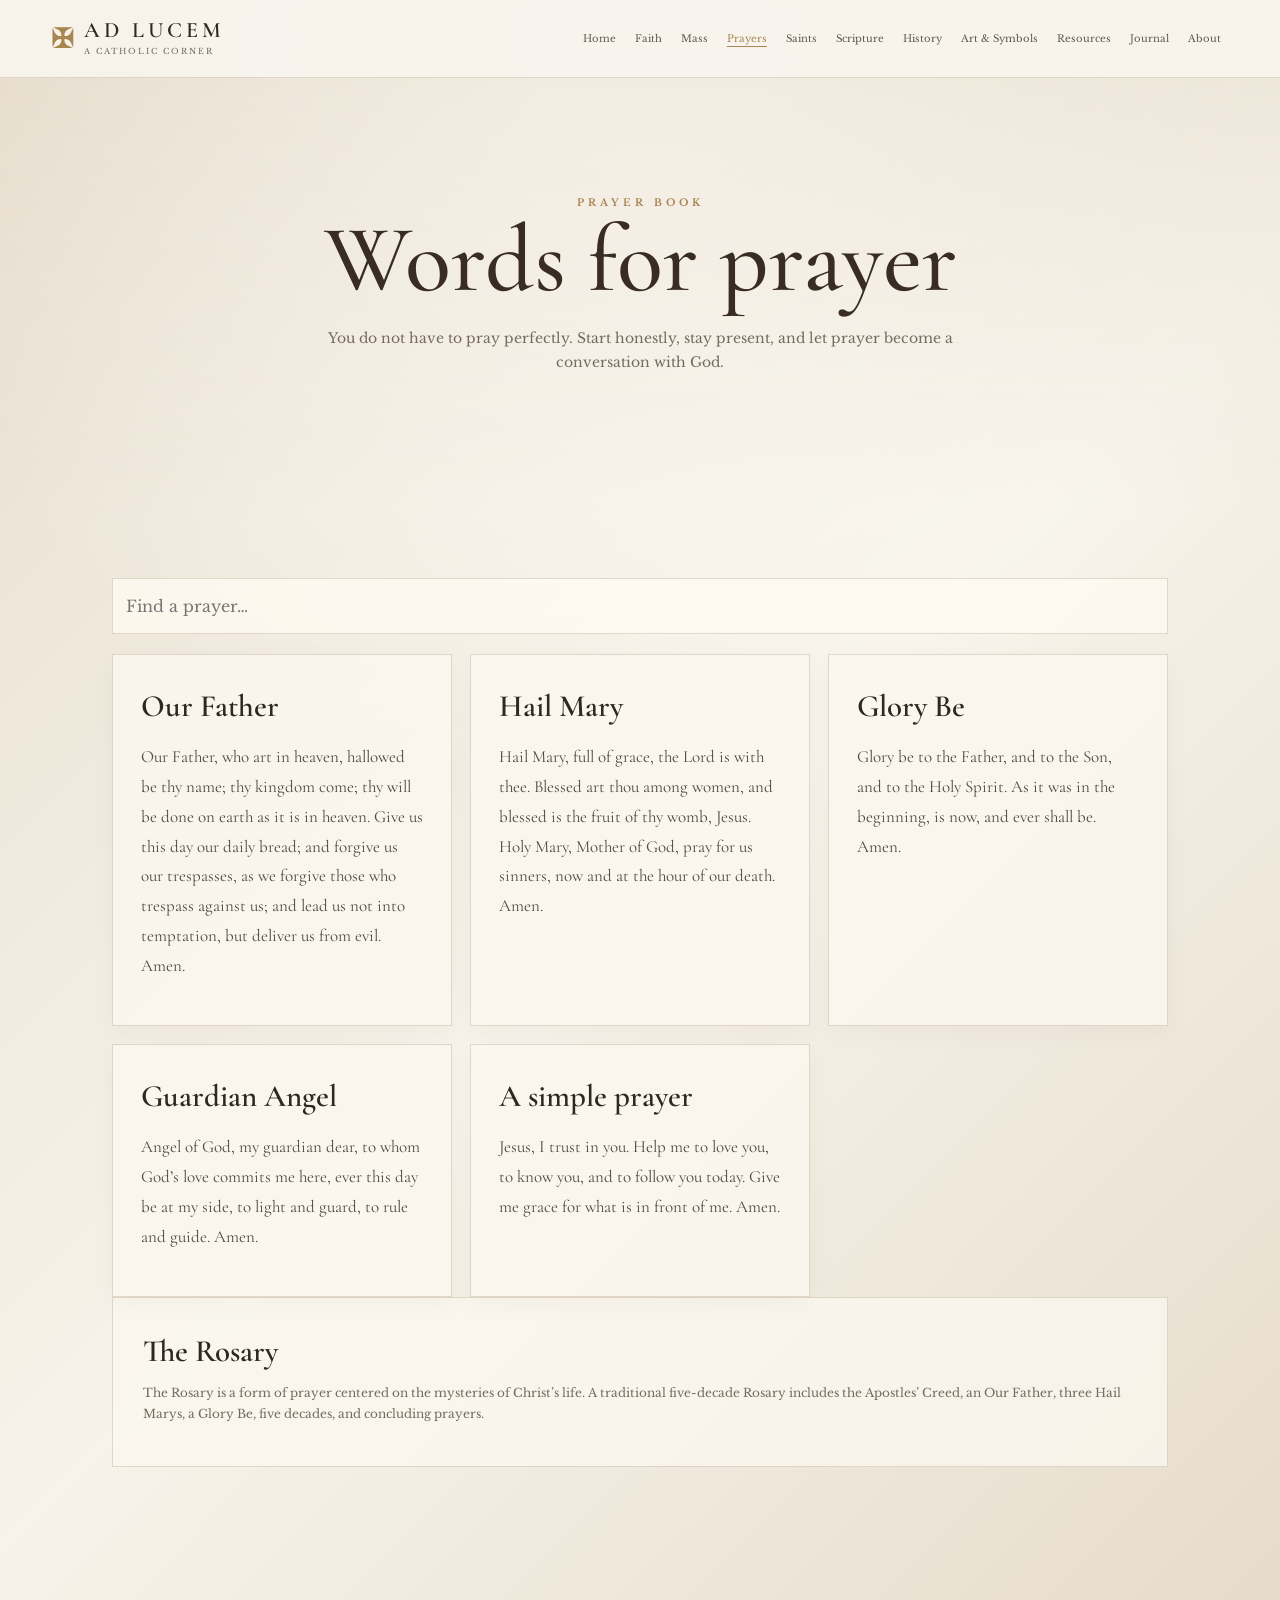
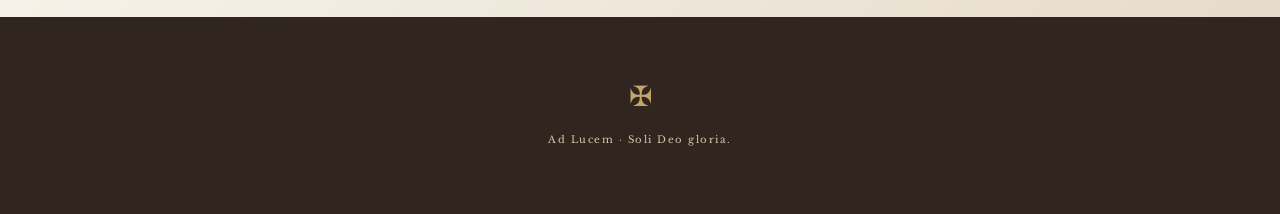
<file: prayers.html>
<!doctype html><html lang="en"><head><meta charset="UTF-8"><meta name="viewport" content="width=device-width,initial-scale=1"><link rel="preconnect" href="https://fonts.googleapis.com"><link rel="preconnect" href="https://fonts.gstatic.com" crossorigin><link href="https://fonts.googleapis.com/css2?family=Cormorant+Garamond:wght@400;500;600;700&family=Libre+Baskerville:wght@400;700&display=swap" rel="stylesheet"><link rel="stylesheet" href="style.css"><title>Prayers — Ad Lucem</title></head><body><header><a class="brand" href="index.html"><b>✠</b><span><strong>AD LUCEM</strong><small>a catholic corner</small></span></a><button class="menu" aria-label="Menu">☰</button><nav><a href="index.html">Home</a><a href="faith.html">Faith</a><a href="mass.html">Mass</a><a href="prayers.html">Prayers</a><a href="saints.html">Saints</a><a href="scripture.html">Scripture</a><a href="history.html">History</a><a href="art.html">Art & Symbols</a><a href="resources.html">Resources</a><a href="journal.html">Journal</a><a href="about.html">About</a></nav></header><main><section class="hero small"><p class="eyebrow">PRAYER BOOK</p><h1>Words for prayer</h1><p>You do not have to pray perfectly. Start honestly, stay present, and let prayer become a conversation with God.</p></section><section class="content"><input id="prayerSearch" class="search" placeholder="Find a prayer…"><div class="grid prayers"><article data-search="father lord"><h2>Our Father</h2><p>Our Father, who art in heaven, hallowed be thy name; thy kingdom come; thy will be done on earth as it is in heaven. Give us this day our daily bread; and forgive us our trespasses, as we forgive those who trespass against us; and lead us not into temptation, but deliver us from evil. Amen.</p></article><article data-search="mary rosary"><h2>Hail Mary</h2><p>Hail Mary, full of grace, the Lord is with thee. Blessed art thou among women, and blessed is the fruit of thy womb, Jesus. Holy Mary, Mother of God, pray for us sinners, now and at the hour of our death. Amen.</p></article><article data-search="trinity glory"><h2>Glory Be</h2><p>Glory be to the Father, and to the Son, and to the Holy Spirit. As it was in the beginning, is now, and ever shall be. Amen.</p></article><article data-search="angel protection"><h2>Guardian Angel</h2><p>Angel of God, my guardian dear, to whom God’s love commits me here, ever this day be at my side, to light and guard, to rule and guide. Amen.</p></article><article data-search="jesus simple"><h2>A simple prayer</h2><p>Jesus, I trust in you. Help me to love you, to know you, and to follow you today. Give me grace for what is in front of me. Amen.</p></article></div><div class="paper"><h2>The Rosary</h2><p>The Rosary is a form of prayer centered on the mysteries of Christ’s life. A traditional five-decade Rosary includes the Apostles’ Creed, an Our Father, three Hail Marys, a Glory Be, five decades, and concluding prayers.</p></div></section></main><footer><div>✠</div><p>Ad Lucem · Soli Deo gloria.</p></footer><script src="script.js"></script></body></html>
</file>
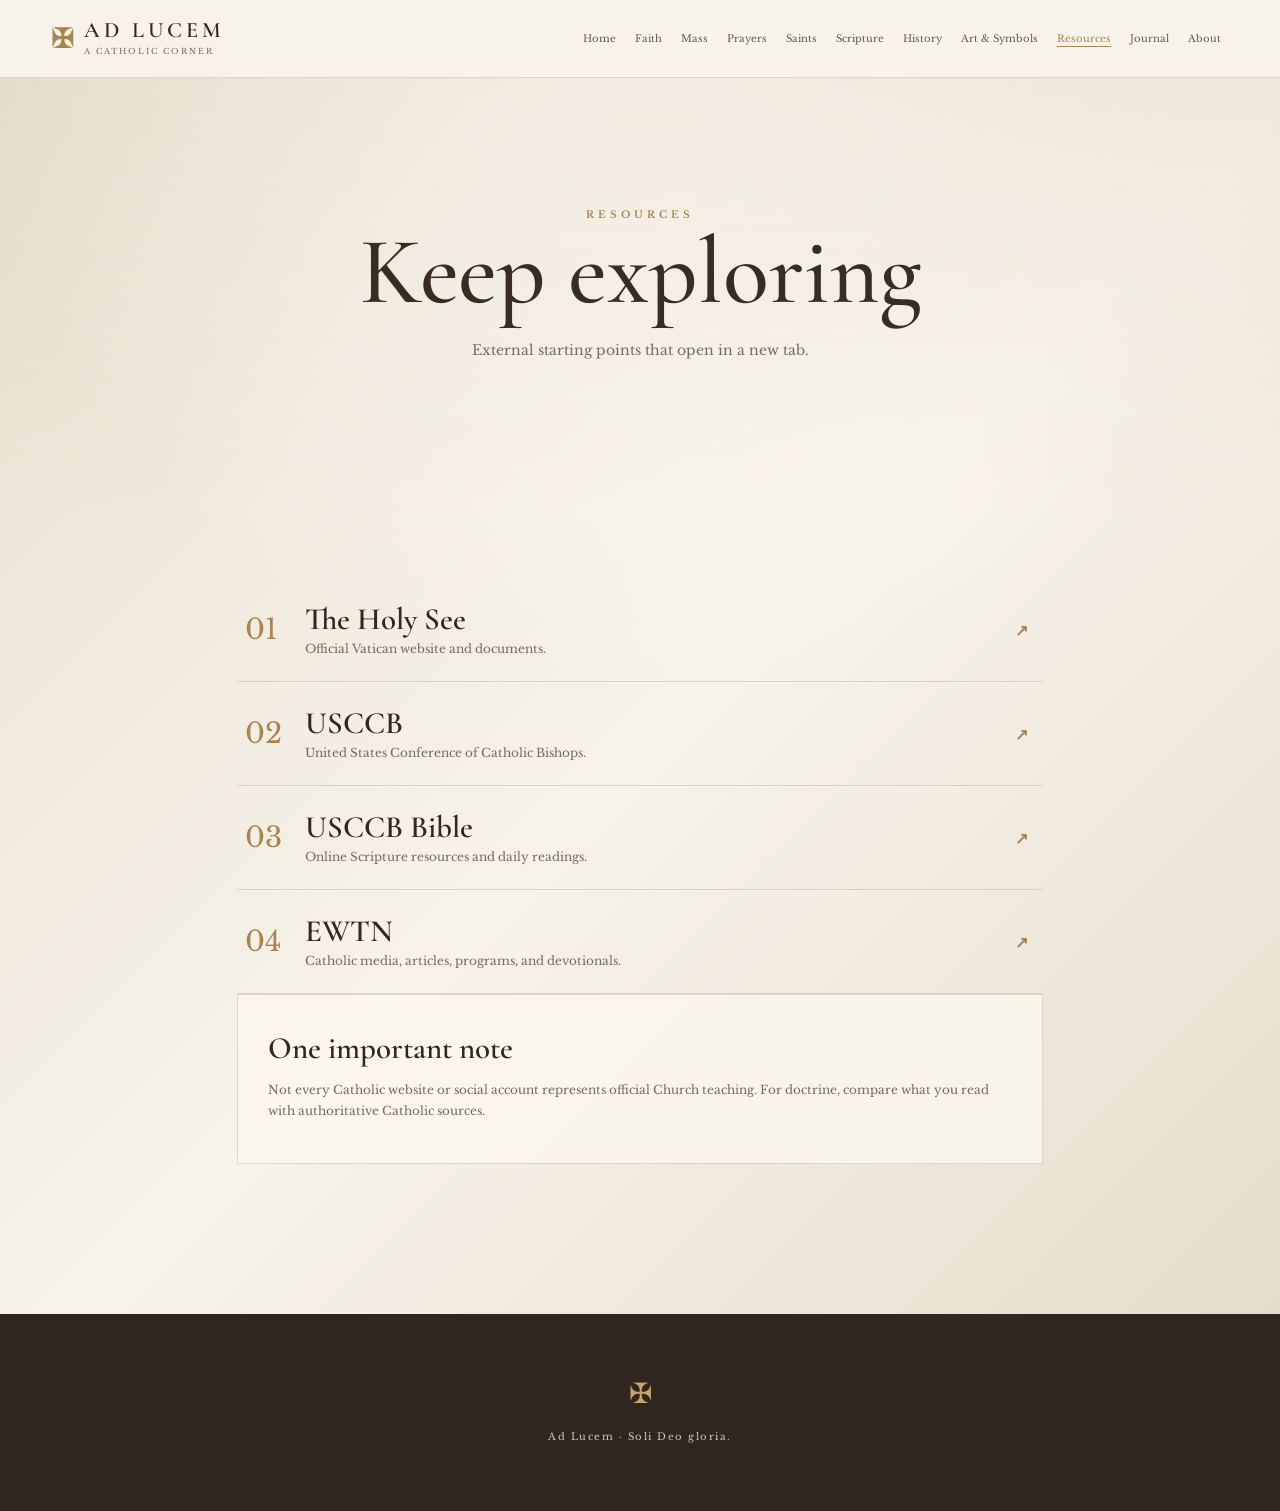
<file: resources.html>
<!doctype html><html lang="en"><head><meta charset="UTF-8"><meta name="viewport" content="width=device-width,initial-scale=1"><link rel="preconnect" href="https://fonts.googleapis.com"><link rel="preconnect" href="https://fonts.gstatic.com" crossorigin><link href="https://fonts.googleapis.com/css2?family=Cormorant+Garamond:wght@400;500;600;700&family=Libre+Baskerville:wght@400;700&display=swap" rel="stylesheet"><link rel="stylesheet" href="style.css"><title>Resources — Ad Lucem</title></head><body><header><a class="brand" href="index.html"><b>✠</b><span><strong>AD LUCEM</strong><small>a catholic corner</small></span></a><button class="menu" aria-label="Menu">☰</button><nav><a href="index.html">Home</a><a href="faith.html">Faith</a><a href="mass.html">Mass</a><a href="prayers.html">Prayers</a><a href="saints.html">Saints</a><a href="scripture.html">Scripture</a><a href="history.html">History</a><a href="art.html">Art & Symbols</a><a href="resources.html">Resources</a><a href="journal.html">Journal</a><a href="about.html">About</a></nav></header><main><section class="hero small"><p class="eyebrow">RESOURCES</p><h1>Keep exploring</h1><p>External starting points that open in a new tab.</p></section><section class="content resource-list"><a class="resource" href="https://www.vatican.va/content/vatican/en.html" target="_blank" rel="noopener"><span class="gold">01</span><div><h2>The Holy See</h2><p>Official Vatican website and documents.</p></div><b>↗</b></a><a class="resource" href="https://www.usccb.org/" target="_blank" rel="noopener"><span class="gold">02</span><div><h2>USCCB</h2><p>United States Conference of Catholic Bishops.</p></div><b>↗</b></a><a class="resource" href="https://bible.usccb.org/" target="_blank" rel="noopener"><span class="gold">03</span><div><h2>USCCB Bible</h2><p>Online Scripture resources and daily readings.</p></div><b>↗</b></a><a class="resource" href="https://www.ewtn.com/" target="_blank" rel="noopener"><span class="gold">04</span><div><h2>EWTN</h2><p>Catholic media, articles, programs, and devotionals.</p></div><b>↗</b></a><div class="paper"><h2>One important note</h2><p>Not every Catholic website or social account represents official Church teaching. For doctrine, compare what you read with authoritative Catholic sources.</p></div></section></main><footer><div>✠</div><p>Ad Lucem · Soli Deo gloria.</p></footer><script src="script.js"></script></body></html>
</file>
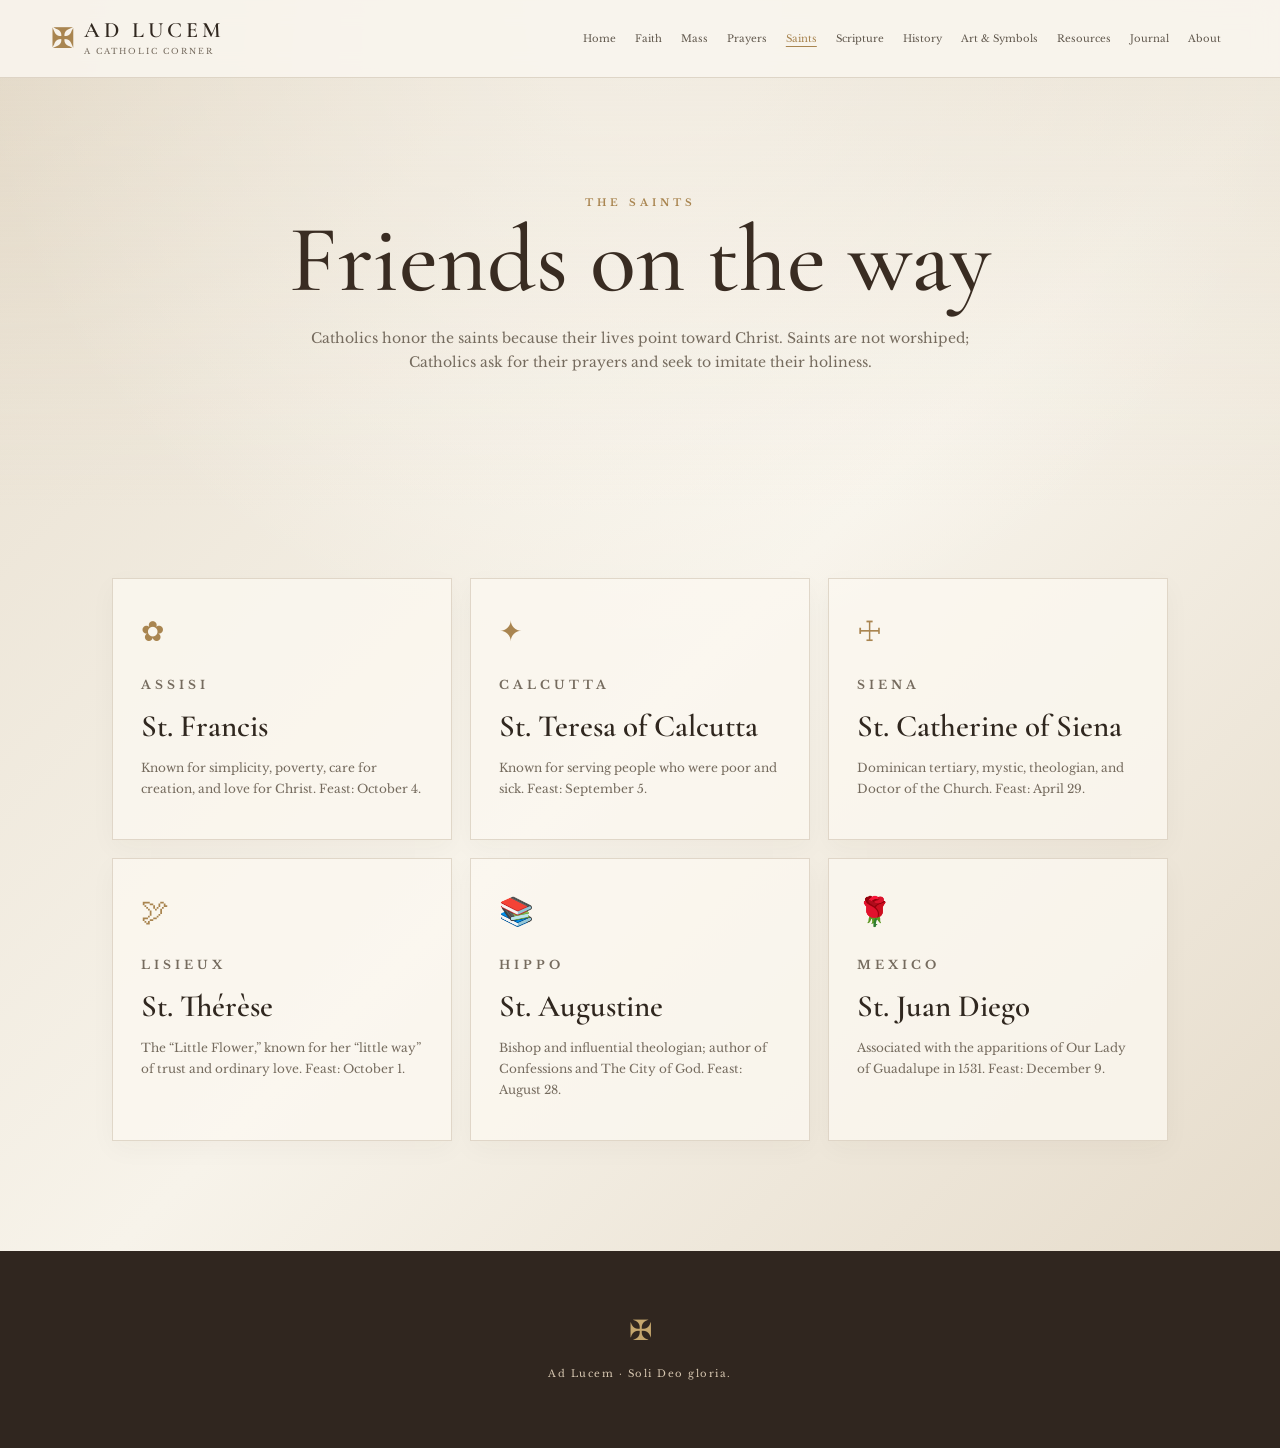
<file: saints.html>
<!doctype html><html lang="en"><head><meta charset="UTF-8"><meta name="viewport" content="width=device-width,initial-scale=1"><link rel="preconnect" href="https://fonts.googleapis.com"><link rel="preconnect" href="https://fonts.gstatic.com" crossorigin><link href="https://fonts.googleapis.com/css2?family=Cormorant+Garamond:wght@400;500;600;700&family=Libre+Baskerville:wght@400;700&display=swap" rel="stylesheet"><link rel="stylesheet" href="style.css"><title>Saints — Ad Lucem</title></head><body><header><a class="brand" href="index.html"><b>✠</b><span><strong>AD LUCEM</strong><small>a catholic corner</small></span></a><button class="menu" aria-label="Menu">☰</button><nav><a href="index.html">Home</a><a href="faith.html">Faith</a><a href="mass.html">Mass</a><a href="prayers.html">Prayers</a><a href="saints.html">Saints</a><a href="scripture.html">Scripture</a><a href="history.html">History</a><a href="art.html">Art & Symbols</a><a href="resources.html">Resources</a><a href="journal.html">Journal</a><a href="about.html">About</a></nav></header><main><section class="hero small"><p class="eyebrow">THE SAINTS</p><h1>Friends on the way</h1><p>Catholics honor the saints because their lives point toward Christ. Saints are not worshiped; Catholics ask for their prayers and seek to imitate their holiness.</p></section><section class="content"><div class="grid"><article><span class="gold icon">✿</span><p class="eyebrow">Assisi</p><h2>St. Francis</h2><p>Known for simplicity, poverty, care for creation, and love for Christ. Feast: October 4.</p></article><article><span class="gold icon">✦</span><p class="eyebrow">Calcutta</p><h2>St. Teresa of Calcutta</h2><p>Known for serving people who were poor and sick. Feast: September 5.</p></article><article><span class="gold icon">☩</span><p class="eyebrow">Siena</p><h2>St. Catherine of Siena</h2><p>Dominican tertiary, mystic, theologian, and Doctor of the Church. Feast: April 29.</p></article><article><span class="gold icon">🕊</span><p class="eyebrow">Lisieux</p><h2>St. Thérèse</h2><p>The “Little Flower,” known for her “little way” of trust and ordinary love. Feast: October 1.</p></article><article><span class="gold icon">📚</span><p class="eyebrow">Hippo</p><h2>St. Augustine</h2><p>Bishop and influential theologian; author of Confessions and The City of God. Feast: August 28.</p></article><article><span class="gold icon">🌹</span><p class="eyebrow">Mexico</p><h2>St. Juan Diego</h2><p>Associated with the apparitions of Our Lady of Guadalupe in 1531. Feast: December 9.</p></article></div></section></main><footer><div>✠</div><p>Ad Lucem · Soli Deo gloria.</p></footer><script src="script.js"></script></body></html>
</file>
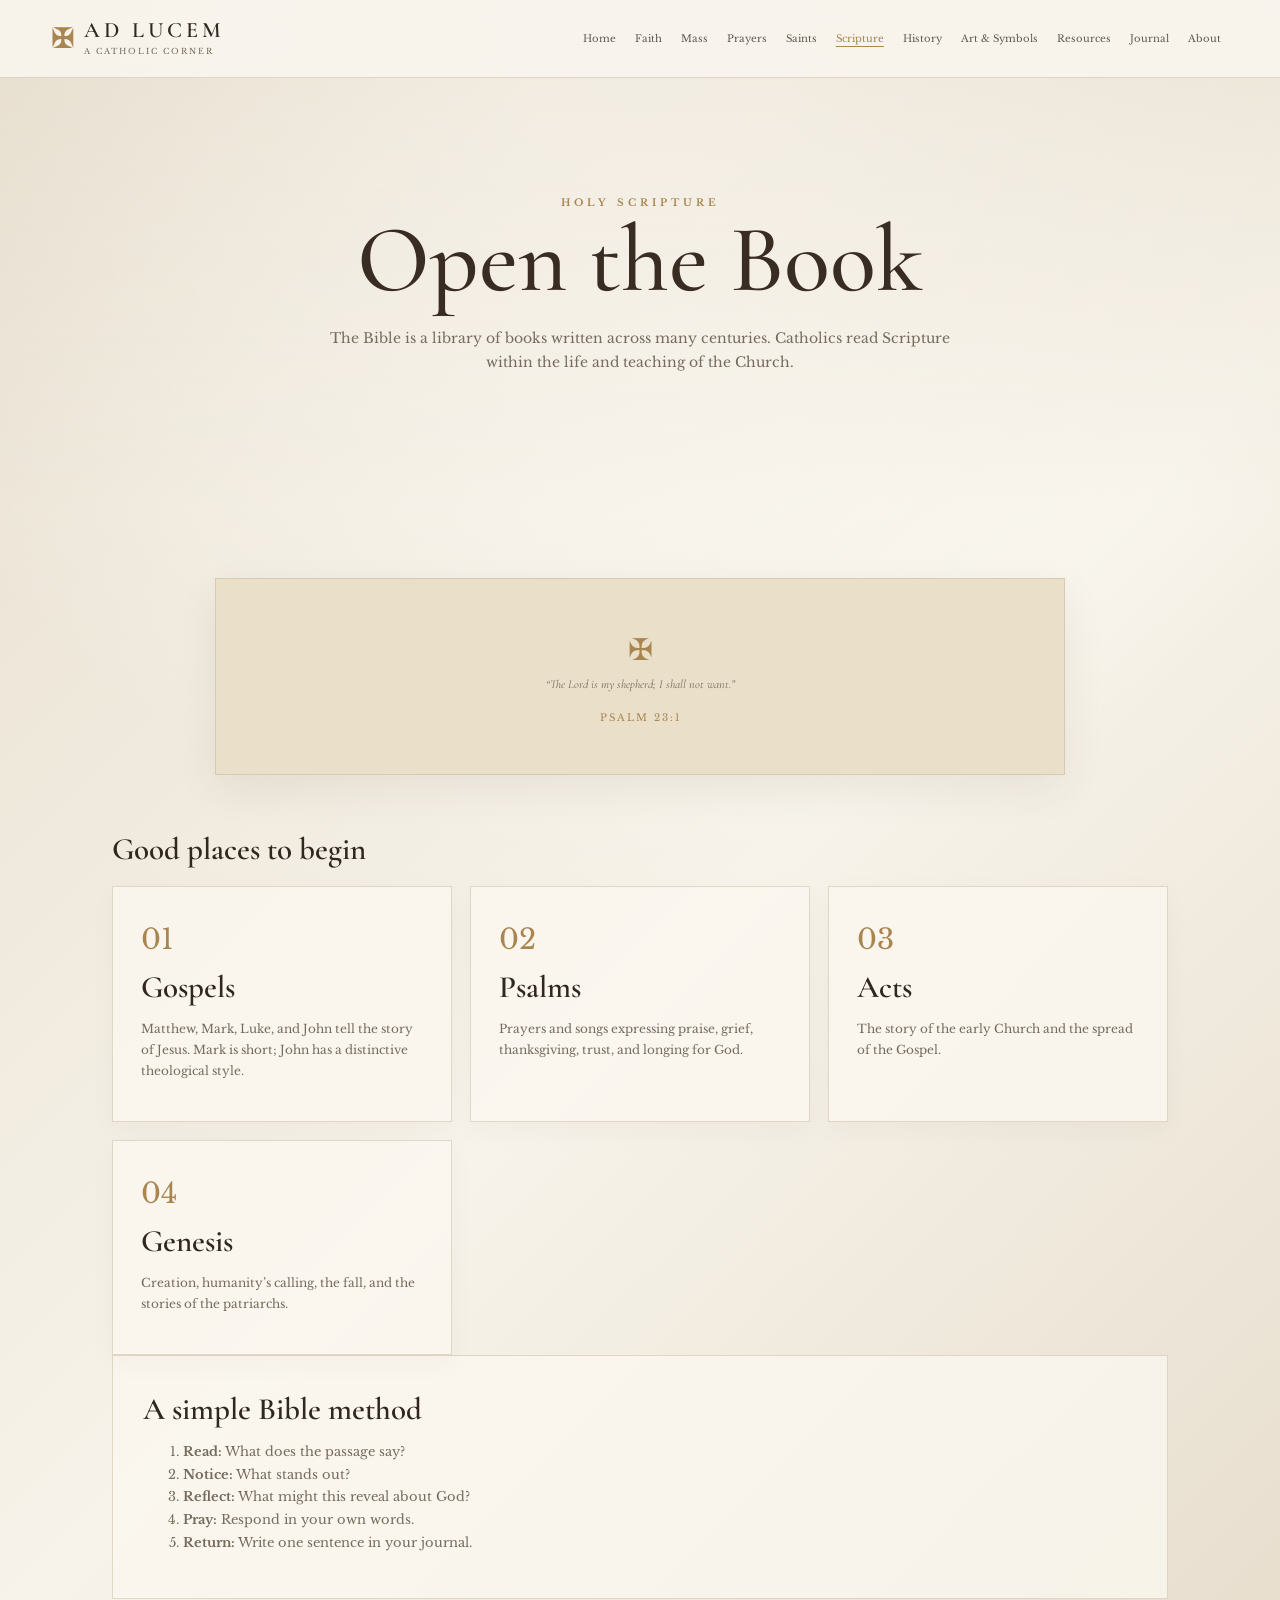
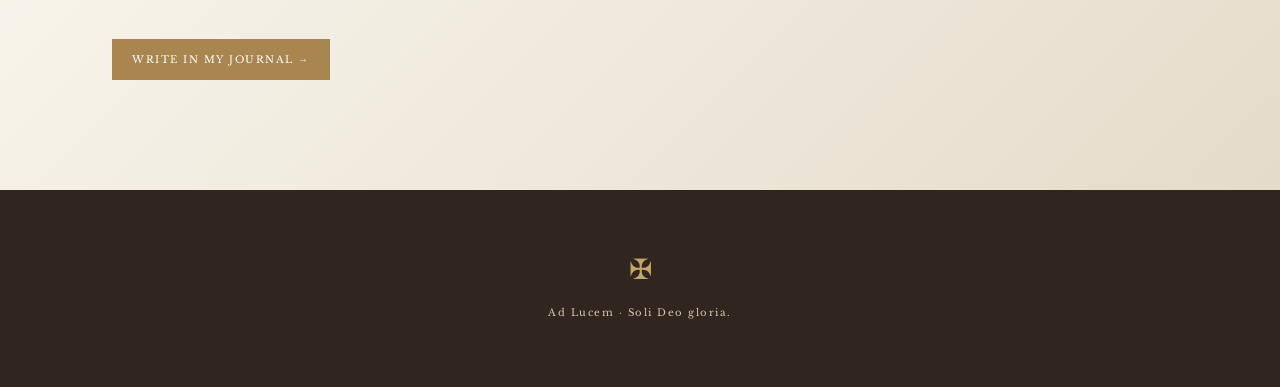
<file: scripture.html>
<!doctype html><html lang="en"><head><meta charset="UTF-8"><meta name="viewport" content="width=device-width,initial-scale=1"><link rel="preconnect" href="https://fonts.googleapis.com"><link rel="preconnect" href="https://fonts.gstatic.com" crossorigin><link href="https://fonts.googleapis.com/css2?family=Cormorant+Garamond:wght@400;500;600;700&family=Libre+Baskerville:wght@400;700&display=swap" rel="stylesheet"><link rel="stylesheet" href="style.css"><title>Scripture — Ad Lucem</title></head><body><header><a class="brand" href="index.html"><b>✠</b><span><strong>AD LUCEM</strong><small>a catholic corner</small></span></a><button class="menu" aria-label="Menu">☰</button><nav><a href="index.html">Home</a><a href="faith.html">Faith</a><a href="mass.html">Mass</a><a href="prayers.html">Prayers</a><a href="saints.html">Saints</a><a href="scripture.html">Scripture</a><a href="history.html">History</a><a href="art.html">Art & Symbols</a><a href="resources.html">Resources</a><a href="journal.html">Journal</a><a href="about.html">About</a></nav></header><main><section class="hero small"><p class="eyebrow">HOLY SCRIPTURE</p><h1>Open the Book</h1><p>The Bible is a library of books written across many centuries. Catholics read Scripture within the life and teaching of the Church.</p></section><section class="content"><div class="scripture"><span>✠</span><p>“The Lord is my shepherd; I shall not want.”</p><small>Psalm 23:1</small></div><h2 class="sect">Good places to begin</h2><div class="grid"><article><span class="gold">01</span><h2>Gospels</h2><p>Matthew, Mark, Luke, and John tell the story of Jesus. Mark is short; John has a distinctive theological style.</p></article><article><span class="gold">02</span><h2>Psalms</h2><p>Prayers and songs expressing praise, grief, thanksgiving, trust, and longing for God.</p></article><article><span class="gold">03</span><h2>Acts</h2><p>The story of the early Church and the spread of the Gospel.</p></article><article><span class="gold">04</span><h2>Genesis</h2><p>Creation, humanity’s calling, the fall, and the stories of the patriarchs.</p></article></div><div class="paper"><h2>A simple Bible method</h2><ol><li><b>Read:</b> What does the passage say?</li><li><b>Notice:</b> What stands out?</li><li><b>Reflect:</b> What might this reveal about God?</li><li><b>Pray:</b> Respond in your own words.</li><li><b>Return:</b> Write one sentence in your journal.</li></ol></div><a class="button" href="journal.html">Write in my journal →</a></section></main><footer><div>✠</div><p>Ad Lucem · Soli Deo gloria.</p></footer><script src="script.js"></script></body></html>
</file>
<file: style.css>
*{box-sizing:border-box}html{scroll-behavior:smooth}:root{--paper:#f8f3e9;--ivory:#eee6d7;--ink:#30271f;--muted:#756b5e;--gold:#a98550;--line:#b9a98e66;--dark:#332820}body{margin:0;color:var(--ink);font-family:"Libre Baskerville",Georgia,serif;line-height:1.75;background:radial-gradient(circle at 50% 0,#fffdf8,transparent 42%),linear-gradient(135deg,#e7dece,#f7f3ea 50%,#e3d8c6)}body:before{content:"";position:fixed;inset:0;pointer-events:none;opacity:.15;background-image:radial-gradient(#715b42 .7px,transparent .7px);background-size:12px 12px;z-index:-1}a{color:inherit;text-decoration:none}header{position:sticky;top:0;z-index:10;display:flex;align-items:center;justify-content:space-between;gap:20px;padding:15px 4vw;background:#f8f4eced;backdrop-filter:blur(12px);border-bottom:1px solid var(--line)}.brand{display:flex;align-items:center;gap:10px;min-width:max-content}.brand>b{font-size:27px;color:var(--gold)}.brand strong{display:block;font:600 22px "Cormorant Garamond",serif;letter-spacing:4px;line-height:1}.brand small{display:block;font-size:8px;letter-spacing:2px;text-transform:uppercase;color:var(--muted);margin-top:3px}nav{display:flex;flex-wrap:wrap;justify-content:flex-end;gap:3px}nav a{font-size:10px;padding:7px 8px;color:#62594e}nav a:hover,nav a.active{color:var(--gold);text-decoration:underline;text-underline-offset:4px}.menu{display:none;border:0;background:none;font-size:25px;color:var(--dark)}.hero{min-height:700px;text-align:center;display:flex;flex-direction:column;align-items:center;justify-content:center;padding:70px 20px}.hero.small{min-height:430px;background:linear-gradient(#ddd1bd55,transparent)}.hero h1{font:500 clamp(70px,12vw,145px)/.8 "Cormorant Garamond",serif;margin:0;color:#392c22}.hero.small h1{font-size:clamp(55px,8vw,95px)}.hero p:last-child{max-width:670px;color:var(--muted);font-size:14px;margin:28px auto}.eyebrow{font-size:10px;letter-spacing:4px;color:var(--gold);font-weight:bold;text-transform:uppercase}.home,.content{max-width:1100px;margin:auto;padding:70px 22px}.quote,.scripture{max-width:850px;margin:0 auto 45px;padding:45px;text-align:center;background:#fbf8f0c7;border:1px solid var(--line);box-shadow:0 15px 40px #3c2b1a12}.quote p,.scripture p{font:italic 36px "Cormorant Garamond",serif;margin:0 0 10px}.quote small,.scripture small{color:var(--gold);font-size:10px;letter-spacing:2px;text-transform:uppercase}.grid{display:grid;grid-template-columns:repeat(3,1fr);gap:18px}.features a,.grid article{background:#fbf8f0c9;border:1px solid var(--line);padding:28px;transition:.2s;box-shadow:0 8px 25px #3c2b1a09}.features a:hover,.grid article:hover{transform:translateY(-4px);box-shadow:0 18px 45px #3c2b1a14}.grid h2,.content h2{font:600 31px "Cormorant Garamond",serif;margin:4px 0 8px}.grid p,.content p{font-size:12px;color:var(--muted)}.features b{font-size:10px;color:var(--gold);letter-spacing:1px;text-transform:uppercase}.gold{color:var(--gold);font-size:28px}.icon{display:block;height:55px}.banner{display:flex;justify-content:space-between;align-items:center;gap:25px;margin:65px auto 0;padding:45px;background:linear-gradient(110deg,#ddceb3,#f0e7d5,#d5c09f);border:1px solid #76583a33}.banner h2{font:600 42px "Cormorant Garamond",serif;margin:0}.banner p{font-size:12px;color:#5e5143}.button{display:inline-block;border:1px solid var(--gold);background:var(--gold);color:#fff;padding:11px 19px;font-size:10px;letter-spacing:1.5px;text-transform:uppercase;cursor:pointer}.button:hover{background:#836533}.dark{background:var(--dark);border-color:var(--dark)}.paper{padding:30px;margin:0 0 40px;background:#fbf8f0c7;border:1px solid var(--line)}.sect{margin:55px 0 18px!important}.four{grid-template-columns:repeat(4,1fr)}.list{border-top:1px solid var(--line);margin-bottom:35px}.list div{display:flex;justify-content:space-between;gap:30px;padding:14px 5px;border-bottom:1px solid var(--line);font-size:12px}.list span{color:var(--muted);text-align:right}.timeline article,.history article{display:grid;grid-template-columns:90px 1fr;gap:25px;padding:28px 0;border-bottom:1px solid var(--line)}.timeline h2,.history h2{margin:0}.timeline p,.history p{margin:3px 0}.search{width:100%;padding:13px;border:1px solid var(--line);background:#fffaf2cc;margin-bottom:20px;font:inherit}.prayers article p{font:17px/1.75 "Cormorant Garamond",serif;color:#53483d}.scripture{background:#eadfc9}.scripture>span{font-size:30px;color:var(--gold)}ol{color:var(--muted);font-size:13px}.resource-list{max-width:850px}.resource{display:grid;grid-template-columns:45px 1fr 20px;gap:15px;align-items:center;border-bottom:1px solid var(--line);padding:22px 8px}.resource:hover{background:#fffaf2aa}.resource h2{margin:0}.resource p{margin:0}.resource>b{color:var(--gold)}label{display:block;font:24px "Cormorant Garamond",serif;margin:10px 0 4px}input,textarea{width:100%;padding:12px;border:1px solid var(--line);background:#fffaf2cc;color:var(--ink);font:inherit;margin-bottom:14px}.about{display:grid;grid-template-columns:1fr 280px;gap:60px;align-items:center}.seal{width:220px;height:220px;border:1px solid var(--gold);outline:1px solid #a9855044;outline-offset:9px;border-radius:50%;display:flex;flex-direction:column;align-items:center;justify-content:center;text-align:center;color:var(--gold);font-size:30px}.seal strong{font:28px/0.9 "Cormorant Garamond",serif;letter-spacing:3px}.seal small{font-size:7px;letter-spacing:2px;margin-top:14px}.disclaimer{grid-column:1/-1;border-top:1px solid var(--line);padding-top:18px;font-size:10px!important}#status{font-size:10px;color:var(--gold);margin-left:12px}#entries{display:grid;gap:14px}.entry{background:#fbf8f0c9;border-left:3px solid var(--gold);padding:20px}.entry h3{font:29px "Cormorant Garamond",serif;margin:0}.entry p{white-space:pre-wrap}.delete{border:0;background:none;text-decoration:underline;color:#916e4f;cursor:pointer;font-size:10px}footer{margin-top:40px;padding:55px 20px;background:#30261f;color:#d7c7b1;text-align:center}footer div{font-size:28px;color:#c4a66d}footer p{font-size:10px;letter-spacing:1.5px}@media(max-width:1000px){nav{display:none}nav.open{display:grid;position:absolute;top:67px;left:0;right:0;background:#f8f4ecfa;padding:15px;grid-template-columns:repeat(2,1fr);text-align:center;box-shadow:0 15px 25px #0001}.menu{display:block}.grid{grid-template-columns:repeat(2,1fr)}}@media(max-width:650px){.hero{min-height:580px}.grid,.four{grid-template-columns:1fr}.banner,.about{display:block}.banner .button{margin-top:18px}.seal{margin:30px auto}.timeline article,.history article{grid-template-columns:60px 1fr;gap:15px}.quote p,.scripture p{font-size:28px}.home,.content{padding:50px 17px}}

/* DIGITAL MASS */
.mass-actions{display:flex;gap:10px;justify-content:center;flex-wrap:wrap}.button.ghost{background:transparent;color:var(--gold)}.mass-warning{display:flex;gap:18px;align-items:flex-start;max-width:920px!important;padding-top:25px!important;padding-bottom:25px!important;border-top:1px solid var(--line);border-bottom:1px solid var(--line)}.warning-symbol{font-size:28px;color:var(--gold)}.mass-warning strong{font:600 25px "Cormorant Garamond",serif}.mass-warning p{margin:3px 0 0!important}.mass-player{max-width:1000px!important}.mass-topbar{display:flex;justify-content:space-between;align-items:flex-end;gap:25px;border-bottom:1px solid var(--line);padding-bottom:20px}.mass-topbar h2{font-size:44px!important;margin:0!important}.mass-clock{text-align:right}.mass-clock span{font:600 42px "Cormorant Garamond",serif;color:var(--gold);display:block;line-height:1}.mass-clock small{font-size:8px;text-transform:uppercase;letter-spacing:2px;color:var(--muted)}.mass-progress{height:4px;background:#d8cdbb;margin:18px 0}.mass-progress div{height:100%;width:0;background:var(--gold);transition:width .3s}.mass-controls{display:flex;justify-content:center;gap:10px;margin-bottom:35px}.mass-section{display:none;background:#fbf8f0d9;border:1px solid var(--line);padding:45px;box-shadow:0 15px 45px #3c2b1a10;min-height:620px;position:relative}.mass-section.active{display:block;animation:fadeMass .35s ease}.mass-number{position:absolute;right:35px;top:24px;color:#bda77f;font:500 50px "Cormorant Garamond",serif}.mass-section h2{font-size:48px!important;margin:0 0 25px!important}.mass-section h3{font:600 28px "Cormorant Garamond",serif;margin:30px 0 8px}.mass-section p{font-size:13px}.prayer-card{padding:25px 28px;background:#eee3d0aa;border-left:3px solid var(--gold);margin:18px 0}.prayer-card p{font:18px/1.8 "Cormorant Garamond",serif!important;color:#4b4035!important}.response{padding:20px 24px;background:#e8decc99;border:1px solid #b9a98e55;font:18px/1.8 "Cormorant Garamond",serif;color:#4d4134}.note{font-size:10px!important;color:#817565!important;font-style:italic}.eucharist-intro,.communion-note{display:flex;gap:18px;align-items:flex-start;background:#eadfc9aa;padding:22px;margin:25px 0;border:1px solid var(--line)}.eucharist-intro>span,.communion-note>span{font-size:35px;color:var(--gold)}.eucharist-intro p,.communion-note p{margin:0!important}.communion-note strong{font:600 26px "Cormorant Garamond",serif}.creed p{font-size:17px!important}.closing{text-align:center}.closing>span{font-size:35px;color:var(--gold)}.closing h3{margin:4px 0;font-style:italic}.mass-guide{padding-top:20px}.section-heading{text-align:center;margin-bottom:30px}.section-heading h2{font-size:45px!important;margin:0!important}.mass-map{display:grid;grid-template-columns:repeat(2,1fr);gap:10px}.mass-map a{padding:17px 18px;border:1px solid var(--line);background:#fbf8f0b8;font:18px "Cormorant Garamond",serif}.mass-map a:hover{background:#eee3d0}.mass-map b{color:var(--gold);font-size:11px;letter-spacing:1px;margin-right:10px}@keyframes fadeMass{from{opacity:0;transform:translateY(8px)}to{opacity:1;transform:none}}@media(max-width:650px){.mass-warning{display:block}.mass-warning .warning-symbol{margin-bottom:5px}.mass-topbar{align-items:flex-start}.mass-topbar h2{font-size:34px!important}.mass-clock span{font-size:31px}.mass-section{padding:30px 20px;min-height:700px}.mass-section h2{font-size:38px!important}.mass-number{font-size:35px;right:20px;top:20px}.mass-map{grid-template-columns:1fr}.mass-controls .button{padding:9px 12px}.prayer-card p,.response{font-size:16px!important}}
</file>
